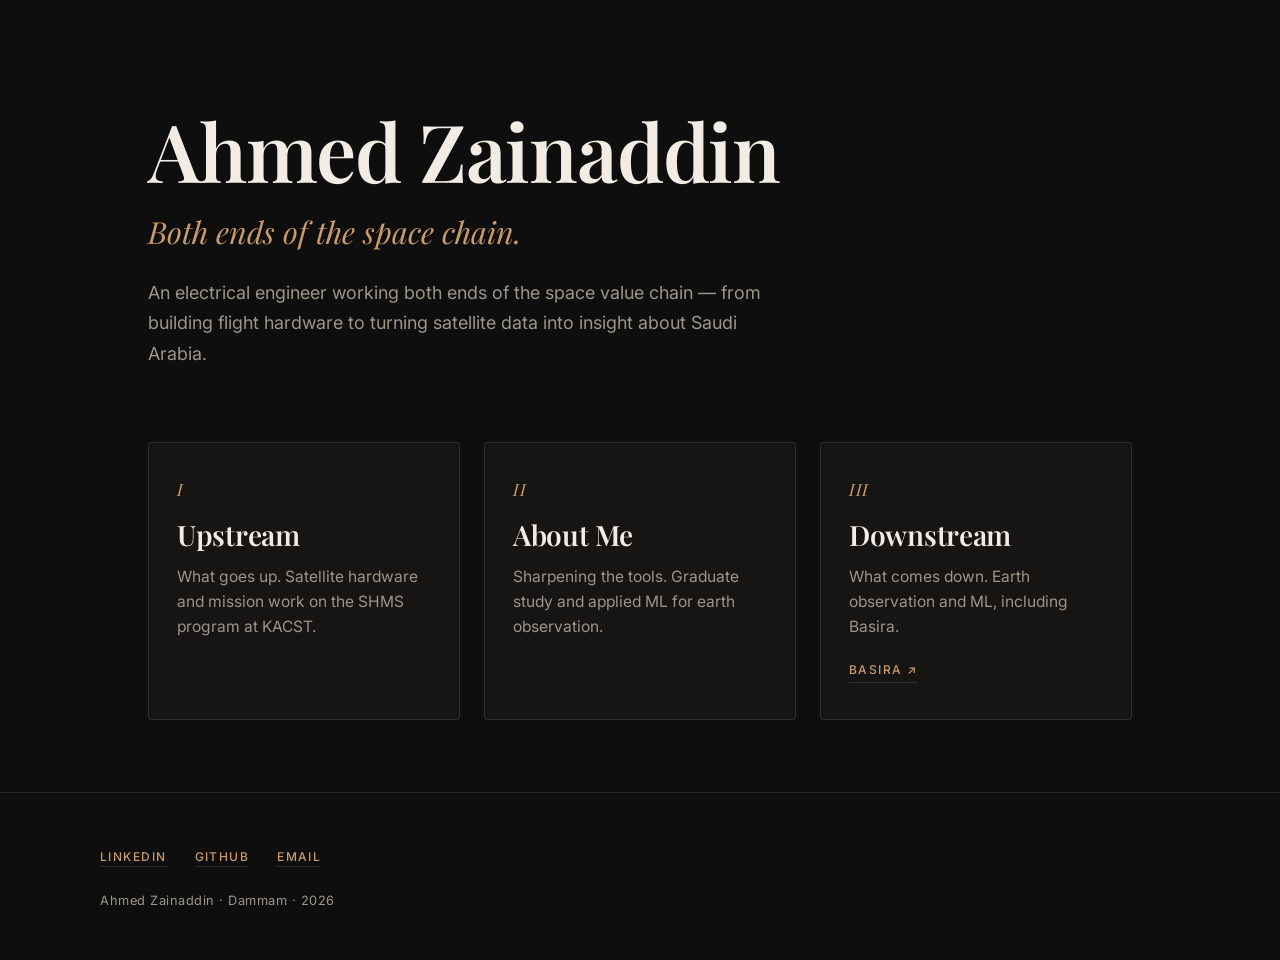
<file: index.html>
<!DOCTYPE html>
<html lang="en">
<head>
<meta charset="UTF-8">
<meta name="viewport" content="width=device-width, initial-scale=1.0">
<title>Ahmed Zainaddin</title>
<meta name="description" content="Ahmed Zainaddin — an electrical engineer working both ends of the space value chain, from building flight hardware to turning satellite data into insight about Saudi Arabia.">
<link rel="preconnect" href="https://fonts.googleapis.com">
<link rel="preconnect" href="https://fonts.gstatic.com" crossorigin>
<link href="https://fonts.googleapis.com/css2?family=Inter:wght@400;500;600;700&family=Playfair+Display:ital,wght@0,400;0,600;1,400;1,600&display=swap" rel="stylesheet">
<link rel="stylesheet" href="styles.css">
</head>
<body class="landing-body">

<main class="landing">
  <section class="hero">
    <h1 class="hero-name">Ahmed Zainaddin</h1>
    <p class="hero-tagline">Both ends of the space chain.</p>
    <p class="hero-lede">An electrical engineer working both ends of the space value chain — from building flight hardware to turning satellite data into insight about Saudi Arabia.</p>
  </section>

  <nav class="doors" aria-label="Sections">
    <article class="door">
      <span class="door-num">I</span>
      <h2 class="door-title"><a class="door-link" href="upstream.html">Upstream</a></h2>
      <p class="door-hook">What goes up. Satellite hardware and mission work on the SHMS program at KACST.</p>
    </article>

    <article class="door">
      <span class="door-num">II</span>
      <h2 class="door-title"><a class="door-link" href="academia.html">About Me</a></h2>
      <p class="door-hook">Sharpening the tools. Graduate study and applied ML for earth observation.</p>
    </article>

    <article class="door">
      <span class="door-num">III</span>
      <h2 class="door-title"><a class="door-link" href="downstream.html">Downstream</a></h2>
      <p class="door-hook">What comes down. Earth observation and ML, including Basira.</p>
      <a class="door-out" href="https://a7zain.github.io/basira/" target="_blank" rel="noopener">Basira &#8599;</a>
    </article>
  </nav>
</main>

<footer class="site-footer">
  <div class="footer-inner">
    <ul class="contact-row">
      <li><a href="#linkedin">LinkedIn</a></li>
      <li><a href="#github">GitHub</a></li>
      <li><a href="mailto:placeholder@example.com">Email</a></li>
    </ul>
    <p class="footer-line">Ahmed Zainaddin &middot; Dammam &middot; 2026</p>
  </div>
</footer>

</body>
</html>
</file>
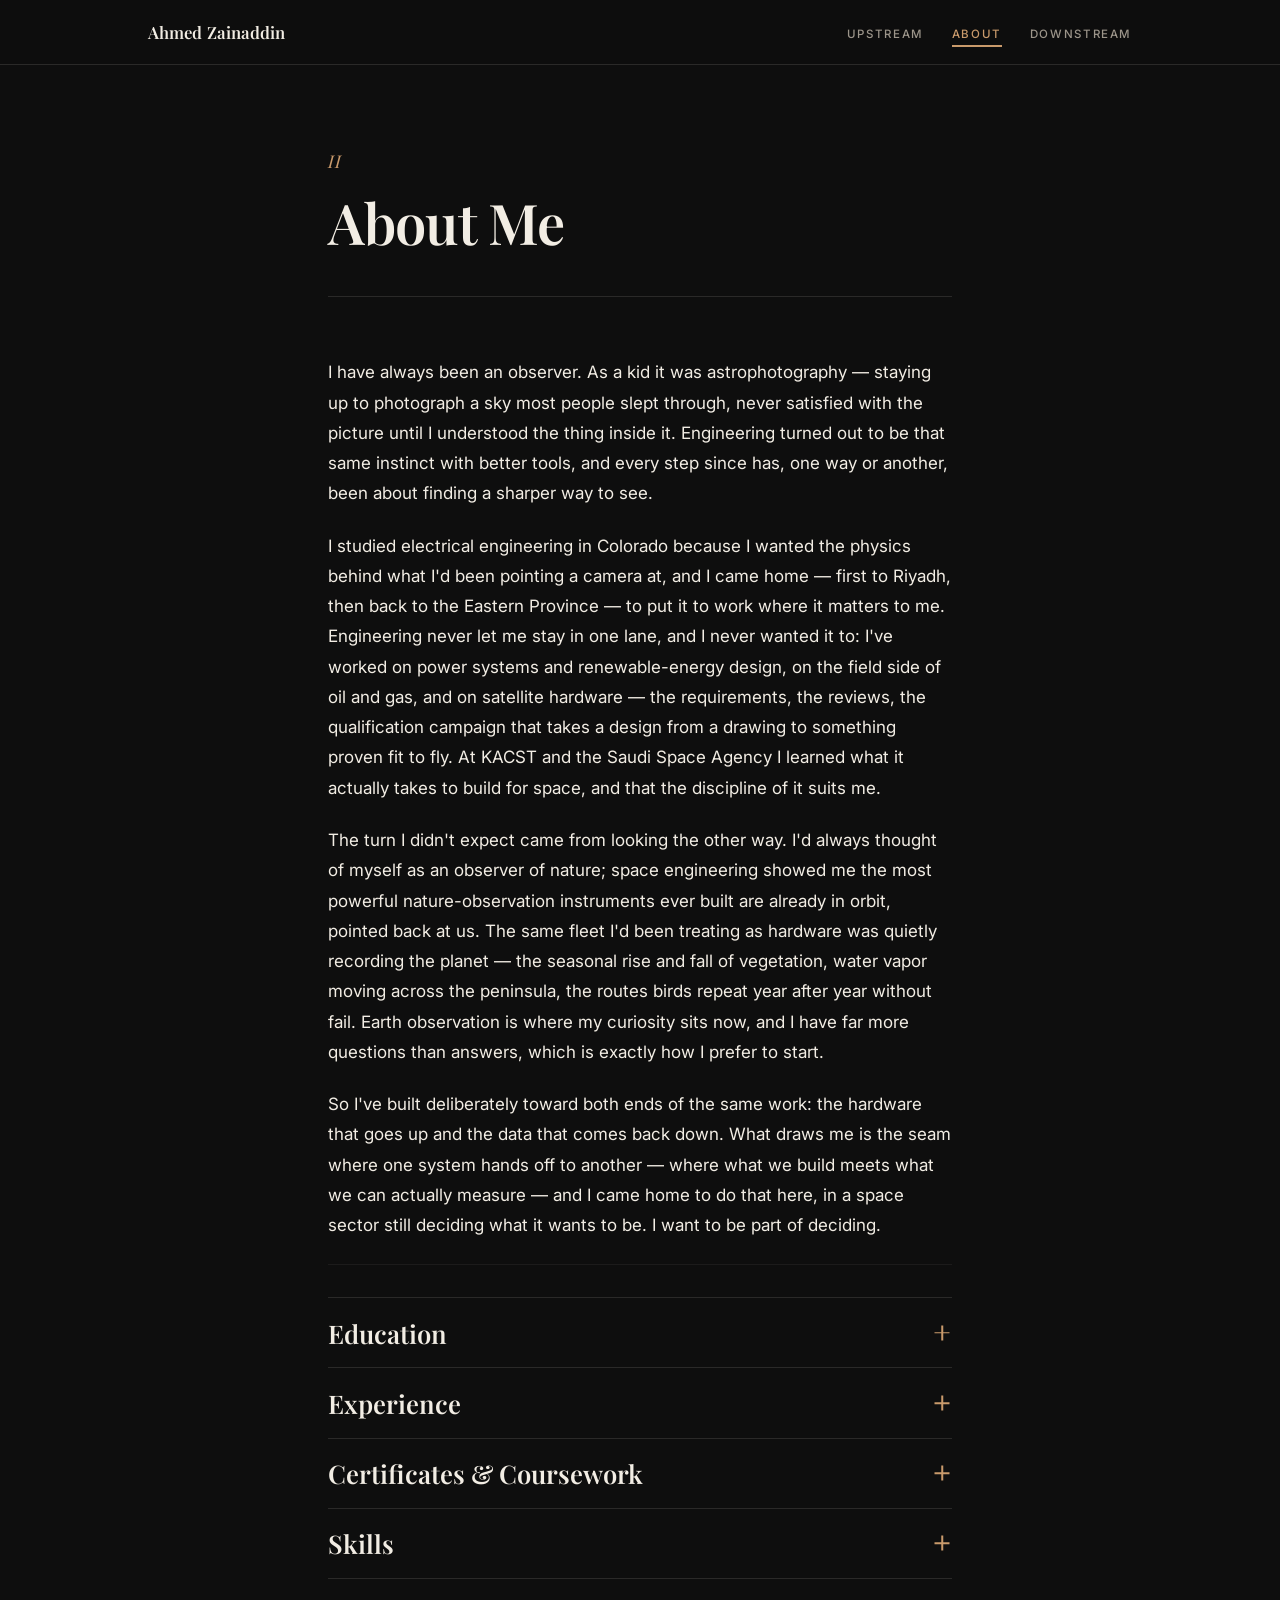
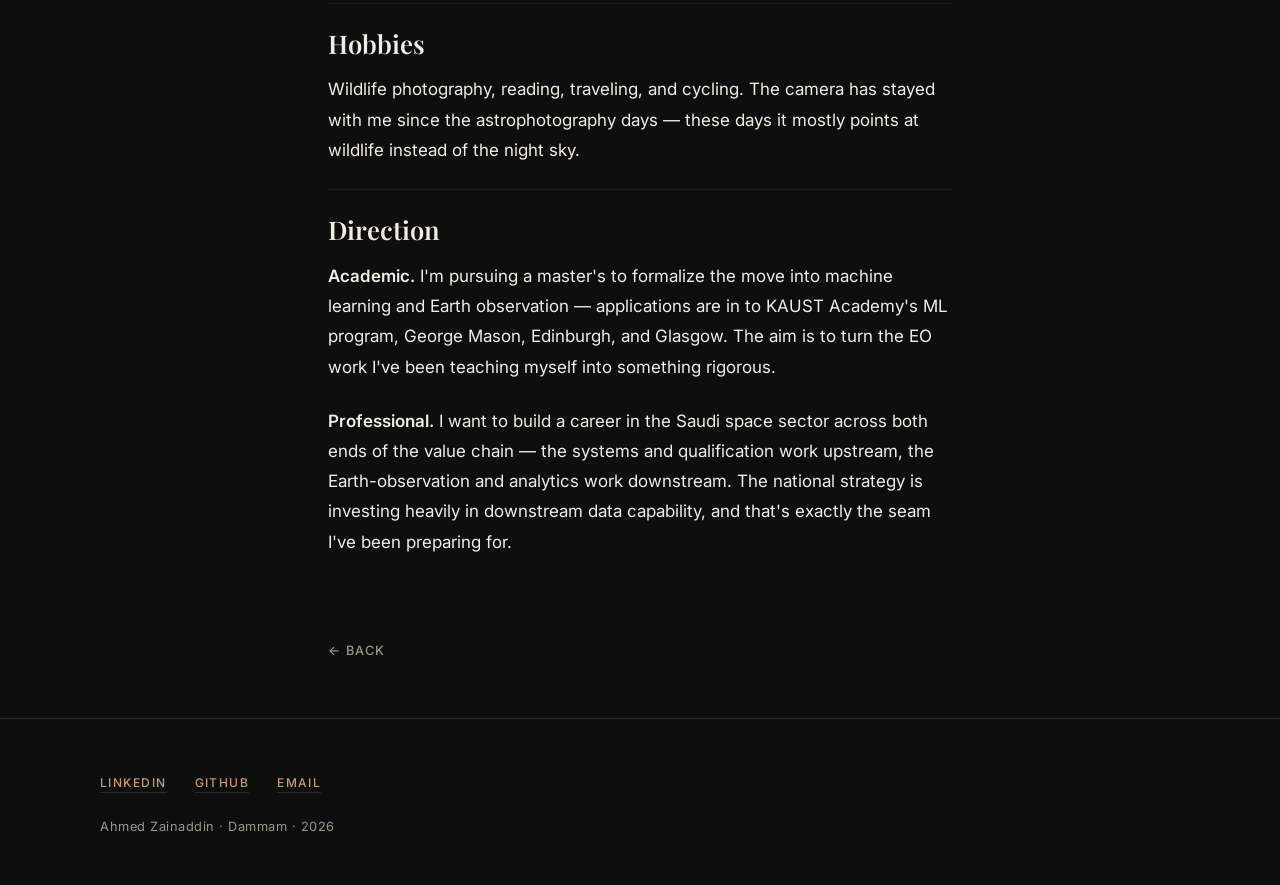
<file: academia.html>
<!DOCTYPE html>
<html lang="en">
<head>
<meta charset="UTF-8">
<meta name="viewport" content="width=device-width, initial-scale=1.0">
<title>About Me — Ahmed Zainaddin</title>
<meta name="description" content="About Me — Ahmed Zainaddin, an electrical engineer working both ends of the space value chain, from satellite hardware to Earth observation.">
<link rel="preconnect" href="https://fonts.googleapis.com">
<link rel="preconnect" href="https://fonts.gstatic.com" crossorigin>
<link href="https://fonts.googleapis.com/css2?family=Inter:wght@400;500;600;700&family=Playfair+Display:ital,wght@0,400;0,600;1,400;1,600&display=swap" rel="stylesheet">
<link rel="stylesheet" href="styles.css">
<style>
  /* ============================================================
     About page — page-scoped components (Education / Experience /
     Certificates / Skills accordion, plus content lists).
     Vanilla CSS, existing tokens only — no new palette or type
     scale. No CSS transform on any wrapping container (keeps
     position: sticky working on sibling pages).
     ============================================================ */

  /* Always-visible intro: readable measure inside the reading column. */
  .about-intro .prose { max-width: 64ch; }

  /* ---------- Accordion (editorial, not bootstrap) ---------- */
  .accordion {
    margin-top: 0.5rem;
    border-top: 1px solid var(--rule);
  }
  .acc-item { border-bottom: 1px solid var(--rule); }

  .acc-heading { margin: 0; }

  .acc-trigger {
    width: 100%;
    display: flex;
    align-items: center;
    justify-content: space-between;
    gap: 1.5rem;
    padding: 1.2rem 0;
    margin: 0;
    background: none;
    border: 0;
    cursor: pointer;
    text-align: left;
    color: var(--text);
    font-family: var(--serif);
    font-weight: 600;
    font-size: 1.6rem;
    line-height: 1.2;
    transition: color 160ms ease;
  }
  .acc-trigger:hover { color: var(--accent-hi); }

  /* +/− indicator, drawn from the accent. Collapses to a minus when open. */
  .acc-icon {
    position: relative;
    flex: none;
    width: 20px;
    height: 20px;
    color: var(--accent);
    transition: color 160ms ease;
  }
  .acc-icon::before,
  .acc-icon::after {
    content: "";
    position: absolute;
    top: 50%;
    left: 50%;
    background: currentColor;
    transition: opacity 220ms ease, transform 220ms ease;
  }
  .acc-icon::before { width: 15px; height: 1.5px; transform: translate(-50%, -50%); }
  .acc-icon::after  { width: 1.5px; height: 15px; transform: translate(-50%, -50%); }
  .acc-item.is-open .acc-icon { color: var(--accent-hi); }
  .acc-item.is-open .acc-icon::after {
    opacity: 0;
    transform: translate(-50%, -50%) rotate(-90deg);
  }

  /* Smooth height via animatable grid rows — no transform involved. */
  .acc-panel {
    display: grid;
    grid-template-rows: 0fr;
    transition: grid-template-rows 320ms ease;
  }
  .acc-item.is-open .acc-panel { grid-template-rows: 1fr; }
  .acc-panel-inner { overflow: hidden; min-height: 0; }
  .acc-panel-content { padding: 0.25rem 0 1.7rem; max-width: 64ch; }

  /* ---------- Accordion content ---------- */
  .acc-org {
    font-family: var(--sans);
    font-weight: 600;
    font-size: 1.02rem;
    line-height: 1.4;
    color: var(--text);
    margin: 0 0 0.6rem;
  }
  .edu-list {
    margin: 0;
    padding-left: 1.4rem;
    color: var(--text);
  }
  .edu-list li { margin: 0 0 0.45rem; line-height: 1.6; }
  .edu-list li:last-child { margin-bottom: 0; }
  .ph-text { color: var(--muted); font-style: italic; }

  .xp { margin: 0 0 1.9rem; }
  .xp:last-child { margin-bottom: 0; }
  .xp-role {
    font-family: var(--sans);
    font-weight: 600;
    font-size: 1.02rem;
    line-height: 1.35;
    color: var(--text);
    margin: 0 0 0.25rem;
  }
  .xp-meta {
    font-family: var(--sans);
    font-size: 0.82rem;
    letter-spacing: 0.02em;
    color: var(--accent);
    margin: 0 0 0.75rem;
  }
  .xp-points,
  .cert-list {
    margin: 0;
    padding-left: 1.2rem;
    color: var(--text);
  }
  .xp-points li,
  .cert-list li {
    margin: 0 0 0.55rem;
    line-height: 1.62;
  }
  .xp-points li:last-child,
  .cert-list li:last-child { margin-bottom: 0; }

  .cert-bucket { margin: 0 0 1.6rem; }
  .cert-bucket:last-child { margin-bottom: 0; }
  .cert-label {
    font-family: var(--sans);
    font-size: 0.68rem;
    font-weight: 600;
    letter-spacing: 0.16em;
    text-transform: uppercase;
    color: var(--muted);
    margin: 0 0 0.75rem;
  }

  .skills-list {
    list-style: none;
    margin: 0;
    padding: 0;
  }
  .skills-list li {
    margin: 0 0 0.95rem;
    line-height: 1.62;
    color: var(--muted);
  }
  .skills-list li:last-child { margin-bottom: 0; }
  .skill-cat { color: var(--text); font-weight: 600; }

  /* Direction sub-parts: bold lead-in carries "Academic." / "Professional." */
  .direction .prose p + p { margin-top: 1.4em; }

  @media (prefers-reduced-motion: reduce) {
    .acc-panel,
    .acc-icon,
    .acc-icon::before,
    .acc-icon::after { transition: none; }
  }

  @media (max-width: 720px) {
    .acc-trigger { font-size: 1.4rem; }
  }
</style>
</head>
<body>

<nav class="site-nav" aria-label="Primary">
  <div class="nav-inner">
    <a class="nav-brand" href="index.html">Ahmed Zainaddin</a>
    <ul class="nav-links">
      <li><a href="upstream.html">Upstream</a></li>
      <li><a href="academia.html" aria-current="page">About</a></li>
      <li><a href="downstream.html">Downstream</a></li>
    </ul>
  </div>
</nav>

<main class="page">

  <header class="page-head">
    <p class="page-marker">II</p>
    <h1 class="page-title">About Me</h1>
  </header>

  <section class="block about-intro">
    <div class="prose">
      <p>I have always been an observer. As a kid it was astrophotography — staying up to photograph a sky most people slept through, never satisfied with the picture until I understood the thing inside it. Engineering turned out to be that same instinct with better tools, and every step since has, one way or another, been about finding a sharper way to see.</p>
      <p>I studied electrical engineering in Colorado because I wanted the physics behind what I'd been pointing a camera at, and I came home — first to Riyadh, then back to the Eastern Province — to put it to work where it matters to me. Engineering never let me stay in one lane, and I never wanted it to: I've worked on power systems and renewable-energy design, on the field side of oil and gas, and on satellite hardware — the requirements, the reviews, the qualification campaign that takes a design from a drawing to something proven fit to fly. At KACST and the Saudi Space Agency I learned what it actually takes to build for space, and that the discipline of it suits me.</p>
      <p>The turn I didn't expect came from looking the other way. I'd always thought of myself as an observer of nature; space engineering showed me the most powerful nature-observation instruments ever built are already in orbit, pointed back at us. The same fleet I'd been treating as hardware was quietly recording the planet — the seasonal rise and fall of vegetation, water vapor moving across the peninsula, the routes birds repeat year after year without fail. Earth observation is where my curiosity sits now, and I have far more questions than answers, which is exactly how I prefer to start.</p>
      <p>So I've built deliberately toward both ends of the same work: the hardware that goes up and the data that comes back down. What draws me is the seam where one system hands off to another — where what we build meets what we can actually measure — and I came home to do that here, in a space sector still deciding what it wants to be. I want to be part of deciding.</p>
    </div>
  </section>

  <section class="block" aria-label="Background detail">
    <div class="accordion">

      <div class="acc-item">
        <h2 class="acc-heading">
          <button class="acc-trigger" id="acc-trigger-education" aria-expanded="false" aria-controls="acc-panel-education">
            <span class="acc-label">Education</span>
            <span class="acc-icon" aria-hidden="true"></span>
          </button>
        </h2>
        <div class="acc-panel" id="acc-panel-education" role="region" aria-labelledby="acc-trigger-education">
          <div class="acc-panel-inner">
            <div class="acc-panel-content">
              <p class="acc-org">University of Colorado Boulder</p>
              <ol class="edu-list">
                <li>B.S. Electrical Engineering — <span class="ph-text">(projects to be added)</span></li>
                <li>Minor in Engineering Management — <span class="ph-text">(projects to be added)</span></li>
              </ol>
            </div>
          </div>
        </div>
      </div>

      <div class="acc-item">
        <h2 class="acc-heading">
          <button class="acc-trigger" id="acc-trigger-experience" aria-expanded="false" aria-controls="acc-panel-experience">
            <span class="acc-label">Experience</span>
            <span class="acc-icon" aria-hidden="true"></span>
          </button>
        </h2>
        <div class="acc-panel" id="acc-panel-experience" role="region" aria-labelledby="acc-trigger-experience">
          <div class="acc-panel-inner">
            <div class="acc-panel-content">
              <article class="xp">
                <h3 class="xp-role">KACST &amp; Saudi Space Agency — Space Technologies Program</h3>
                <p class="xp-meta">Riyadh · Aug 2025 – Jan 2026</p>
                <ul class="xp-points">
                  <li>Three-month COOP at KACST, then carried over as the sole trainee for a two-month technical program at the SSA</li>
                  <li>Satellite systems engineering: system-level requirements and review documentation (MDR / PDR / CDR)</li>
                  <li>Communications/RF: subsystem testing, RF-chain performance evaluation, OBC, and comms documentation</li>
                  <li>SHMS qualification campaign: worked the qualification model end to end — assembly, integration, functional checks, and environmental testing (RF/EMC on Rohde &amp; Schwarz, vibration on Data Physics SignalForce)</li>
                </ul>
              </article>
              <article class="xp">
                <h3 class="xp-role">Electrical Engineer — Hamed Alotaibi Company</h3>
                <p class="xp-meta">Oil &amp; Gas · Eastern Province · Jan 2026 – Present</p>
                <ul class="xp-points">
                  <li>Inspection and maintenance of electrical systems and power distribution; findings documented in technical reports</li>
                  <li>Systems-design and facility-management drawings in AutoCAD</li>
                  <li>Safety/QA coordination toward Saudi Civil Defence certification</li>
                </ul>
              </article>
            </div>
          </div>
        </div>
      </div>

      <div class="acc-item">
        <h2 class="acc-heading">
          <button class="acc-trigger" id="acc-trigger-certificates" aria-expanded="false" aria-controls="acc-panel-certificates">
            <span class="acc-label">Certificates &amp; Coursework</span>
            <span class="acc-icon" aria-hidden="true"></span>
          </button>
        </h2>
        <div class="acc-panel" id="acc-panel-certificates" role="region" aria-labelledby="acc-trigger-certificates">
          <div class="acc-panel-inner">
            <div class="acc-panel-content">
              <div class="cert-bucket">
                <p class="cert-label">Earned</p>
                <ul class="cert-list">
                  <li>Google Cybersecurity Professional Certificate — cybersecurity fundamentals, network security, and Python across the security workflow.</li>
                  <li>NASA ARSET — Applied Remote Sensing Training: Fundamentals of Remote Sensing · Hyperspectral Data for Land and Coastal Systems · Developing Sustainable Earth Science Applications.</li>
                  <li>KACST / SSA Space Technologies Program — completion of the COOP + SSA technical program (detailed under Experience).</li>
                </ul>
              </div>
              <div class="cert-bucket">
                <p class="cert-label">In progress</p>
                <ul class="cert-list">
                  <li>Machine Learning, self-study toward the EO/ML pivot — Andrew Ng's Machine Learning Specialization (Course 1 underway) alongside the book "Why Machines Learn". Building the ML foundation deliberately, ahead of graduate study.</li>
                </ul>
              </div>
            </div>
          </div>
        </div>
      </div>

      <div class="acc-item">
        <h2 class="acc-heading">
          <button class="acc-trigger" id="acc-trigger-skills" aria-expanded="false" aria-controls="acc-panel-skills">
            <span class="acc-label">Skills</span>
            <span class="acc-icon" aria-hidden="true"></span>
          </button>
        </h2>
        <div class="acc-panel" id="acc-panel-skills" role="region" aria-labelledby="acc-trigger-skills">
          <div class="acc-panel-inner">
            <div class="acc-panel-content">
              <ul class="skills-list">
                <li><span class="skill-cat">Systems &amp; spacecraft engineering</span> — requirements and verification, interface definition (ICDs), design reviews (MDR / PDR / CDR), assembly · integration · test, environmental qualification (thermal-vacuum, vibration, EMC)</li>
                <li><span class="skill-cat">RF &amp; communications</span> — RF-chain testing and performance evaluation, EMC test, link analysis</li>
                <li><span class="skill-cat">Earth observation &amp; data</span> — Google Earth Engine, remote-sensing workflows, satellite-imagery analysis, Python</li>
                <li><span class="skill-cat">Power &amp; electronics</span> — power systems and distribution, renewable-energy modeling (HOMER Pro), PCB design, embedded systems, prototyping (soldering, 3D printing, laser cutting)</li>
                <li><span class="skill-cat">Tools</span> — Python · C/C++ · MATLAB · Altium · AutoCAD · STK / GMAT</li>
                <li><span class="skill-cat">Languages</span> — English · Arabic · basic Italian</li>
              </ul>
            </div>
          </div>
        </div>
      </div>

    </div>
  </section>

  <section class="block">
    <h2 class="block-title">Hobbies</h2>
    <div class="prose">
      <p>Wildlife photography, reading, traveling, and cycling. The camera has stayed with me since the astrophotography days — these days it mostly points at wildlife instead of the night sky.</p>
    </div>
  </section>

  <section class="block direction">
    <h2 class="block-title">Direction</h2>
    <div class="prose">
      <p><strong>Academic.</strong> I'm pursuing a master's to formalize the move into machine learning and Earth observation — applications are in to KAUST Academy's ML program, George Mason, Edinburgh, and Glasgow. The aim is to turn the EO work I've been teaching myself into something rigorous.</p>
      <p><strong>Professional.</strong> I want to build a career in the Saudi space sector across both ends of the value chain — the systems and qualification work upstream, the Earth-observation and analytics work downstream. The national strategy is investing heavily in downstream data capability, and that's exactly the seam I've been preparing for.</p>
    </div>
  </section>

  <p class="back-link"><a href="index.html">&larr; Back</a></p>
</main>

<footer class="site-footer">
  <div class="footer-inner">
    <ul class="contact-row">
      <li><a href="#linkedin">LinkedIn</a></li>
      <li><a href="#github">GitHub</a></li>
      <li><a href="mailto:placeholder@example.com">Email</a></li>
    </ul>
    <p class="footer-line">Ahmed Zainaddin &middot; Dammam &middot; 2026</p>
  </div>
</footer>

<script>
(function () {
  var triggers = document.querySelectorAll('.acc-trigger');
  Array.prototype.forEach.call(triggers, function (btn) {
    btn.addEventListener('click', function () {
      var item = btn.closest('.acc-item');
      var open = btn.getAttribute('aria-expanded') === 'true';
      btn.setAttribute('aria-expanded', open ? 'false' : 'true');
      if (item) item.classList.toggle('is-open', !open);
    });
  });
})();
</script>

</body>
</html>
</file>
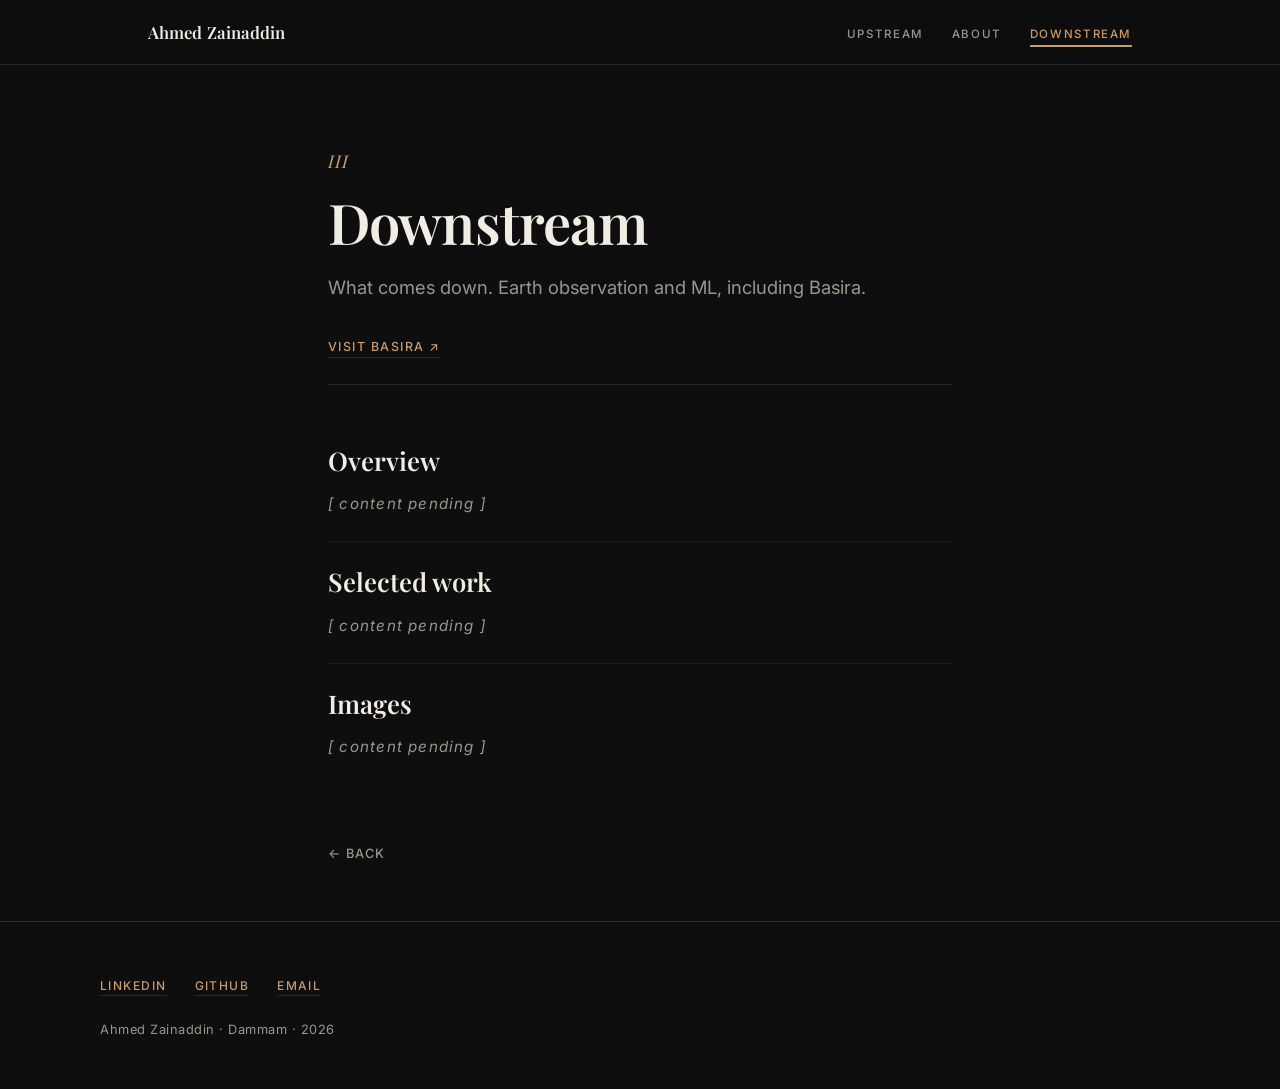
<file: downstream.html>
<!DOCTYPE html>
<html lang="en">
<head>
<meta charset="UTF-8">
<meta name="viewport" content="width=device-width, initial-scale=1.0">
<title>Downstream — Ahmed Zainaddin</title>
<meta name="description" content="Downstream — earth observation and machine learning, including Basira, satellite change monitoring for Saudi Arabia.">
<link rel="preconnect" href="https://fonts.googleapis.com">
<link rel="preconnect" href="https://fonts.gstatic.com" crossorigin>
<link href="https://fonts.googleapis.com/css2?family=Inter:wght@400;500;600;700&family=Playfair+Display:ital,wght@0,400;0,600;1,400;1,600&display=swap" rel="stylesheet">
<link rel="stylesheet" href="styles.css">
</head>
<body>

<nav class="site-nav" aria-label="Primary">
  <div class="nav-inner">
    <a class="nav-brand" href="index.html">Ahmed Zainaddin</a>
    <ul class="nav-links">
      <li><a href="upstream.html">Upstream</a></li>
      <li><a href="academia.html">About</a></li>
      <li><a href="downstream.html" aria-current="page">Downstream</a></li>
    </ul>
  </div>
</nav>

<main class="page">
  <header class="page-head">
    <p class="page-marker">III</p>
    <h1 class="page-title">Downstream</h1>
    <p class="page-standfirst">What comes down. Earth observation and ML, including Basira.</p>
    <p class="page-out"><a href="https://a7zain.github.io/basira/" target="_blank" rel="noopener">Visit Basira &#8599;</a></p>
  </header>

  <section class="block">
    <h2 class="block-title">Overview</h2>
    <p class="placeholder">[ content pending ]</p>
  </section>

  <section class="block">
    <h2 class="block-title">Selected work</h2>
    <p class="placeholder">[ content pending ]</p>
  </section>

  <section class="block">
    <h2 class="block-title">Images</h2>
    <p class="placeholder">[ content pending ]</p>
  </section>

  <p class="back-link"><a href="index.html">&larr; Back</a></p>
</main>

<footer class="site-footer">
  <div class="footer-inner">
    <ul class="contact-row">
      <li><a href="#linkedin">LinkedIn</a></li>
      <li><a href="#github">GitHub</a></li>
      <li><a href="mailto:placeholder@example.com">Email</a></li>
    </ul>
    <p class="footer-line">Ahmed Zainaddin &middot; Dammam &middot; 2026</p>
  </div>
</footer>

</body>
</html>
</file>
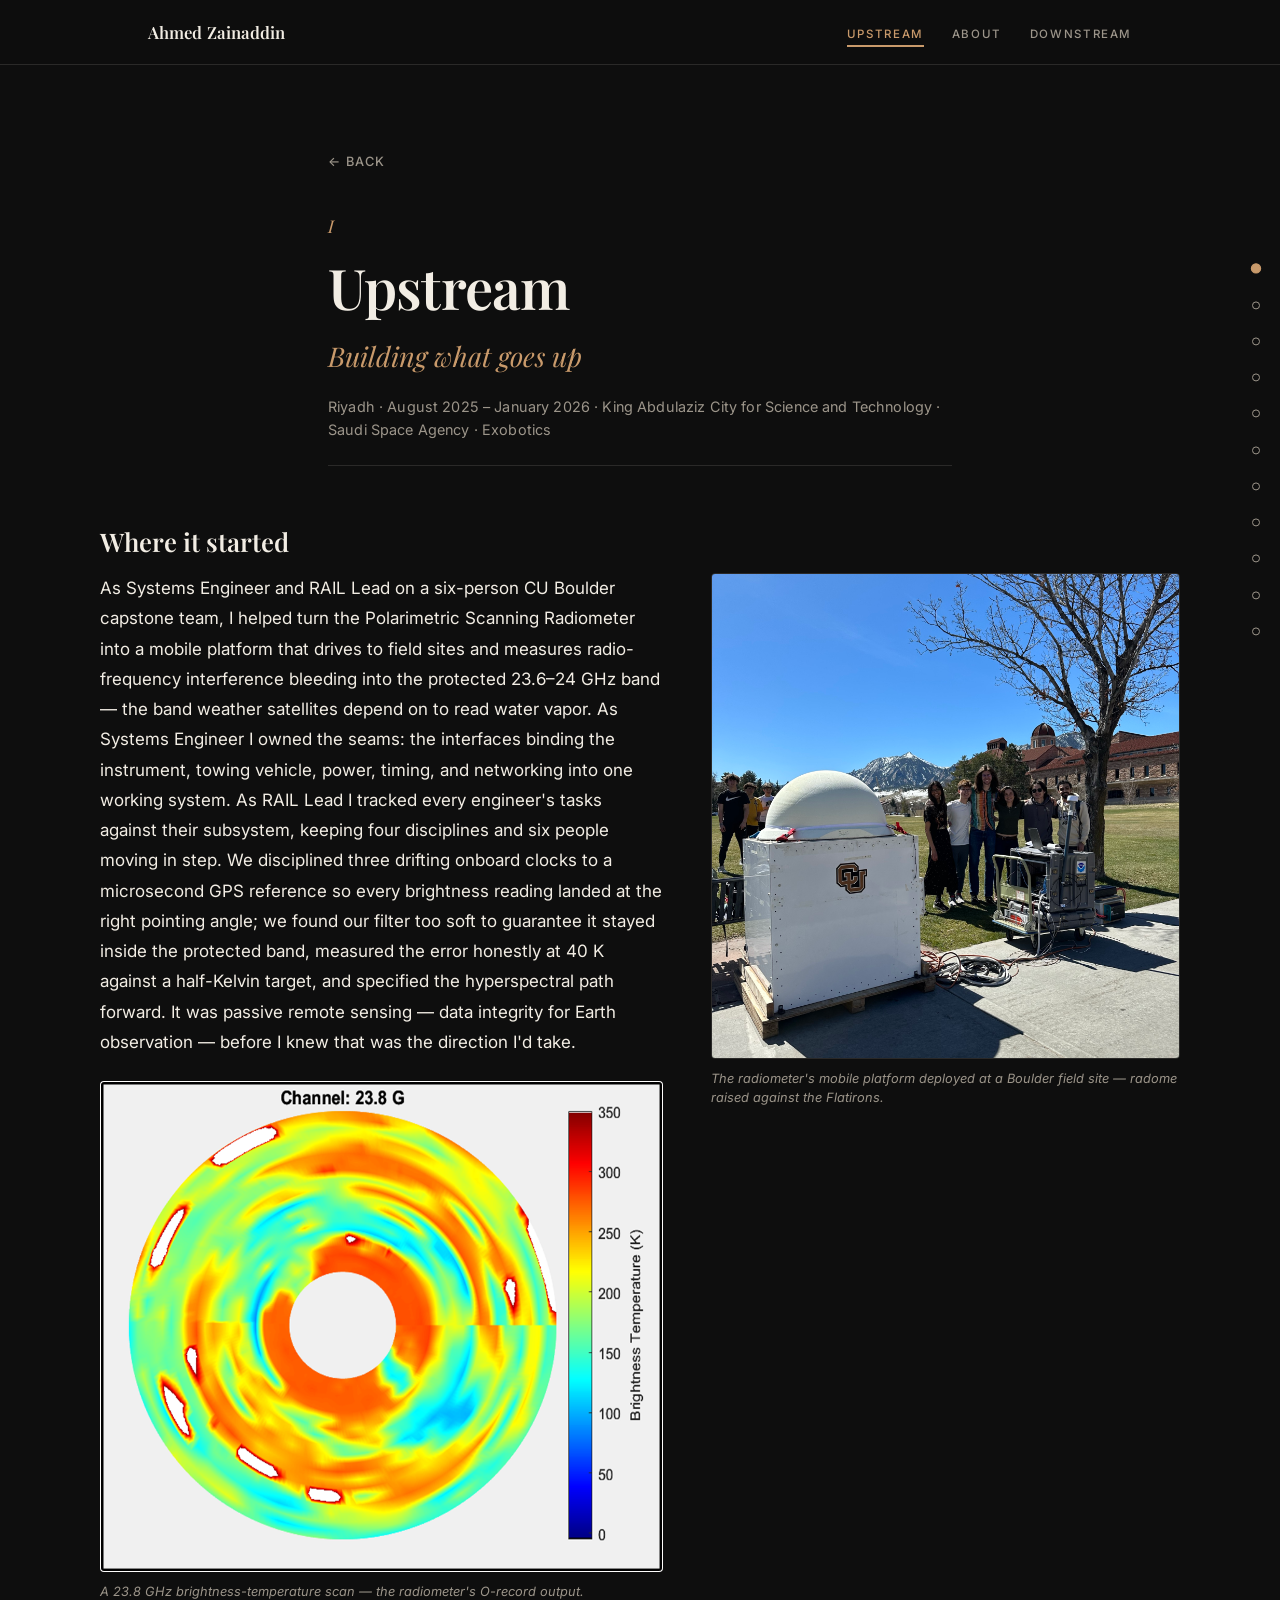
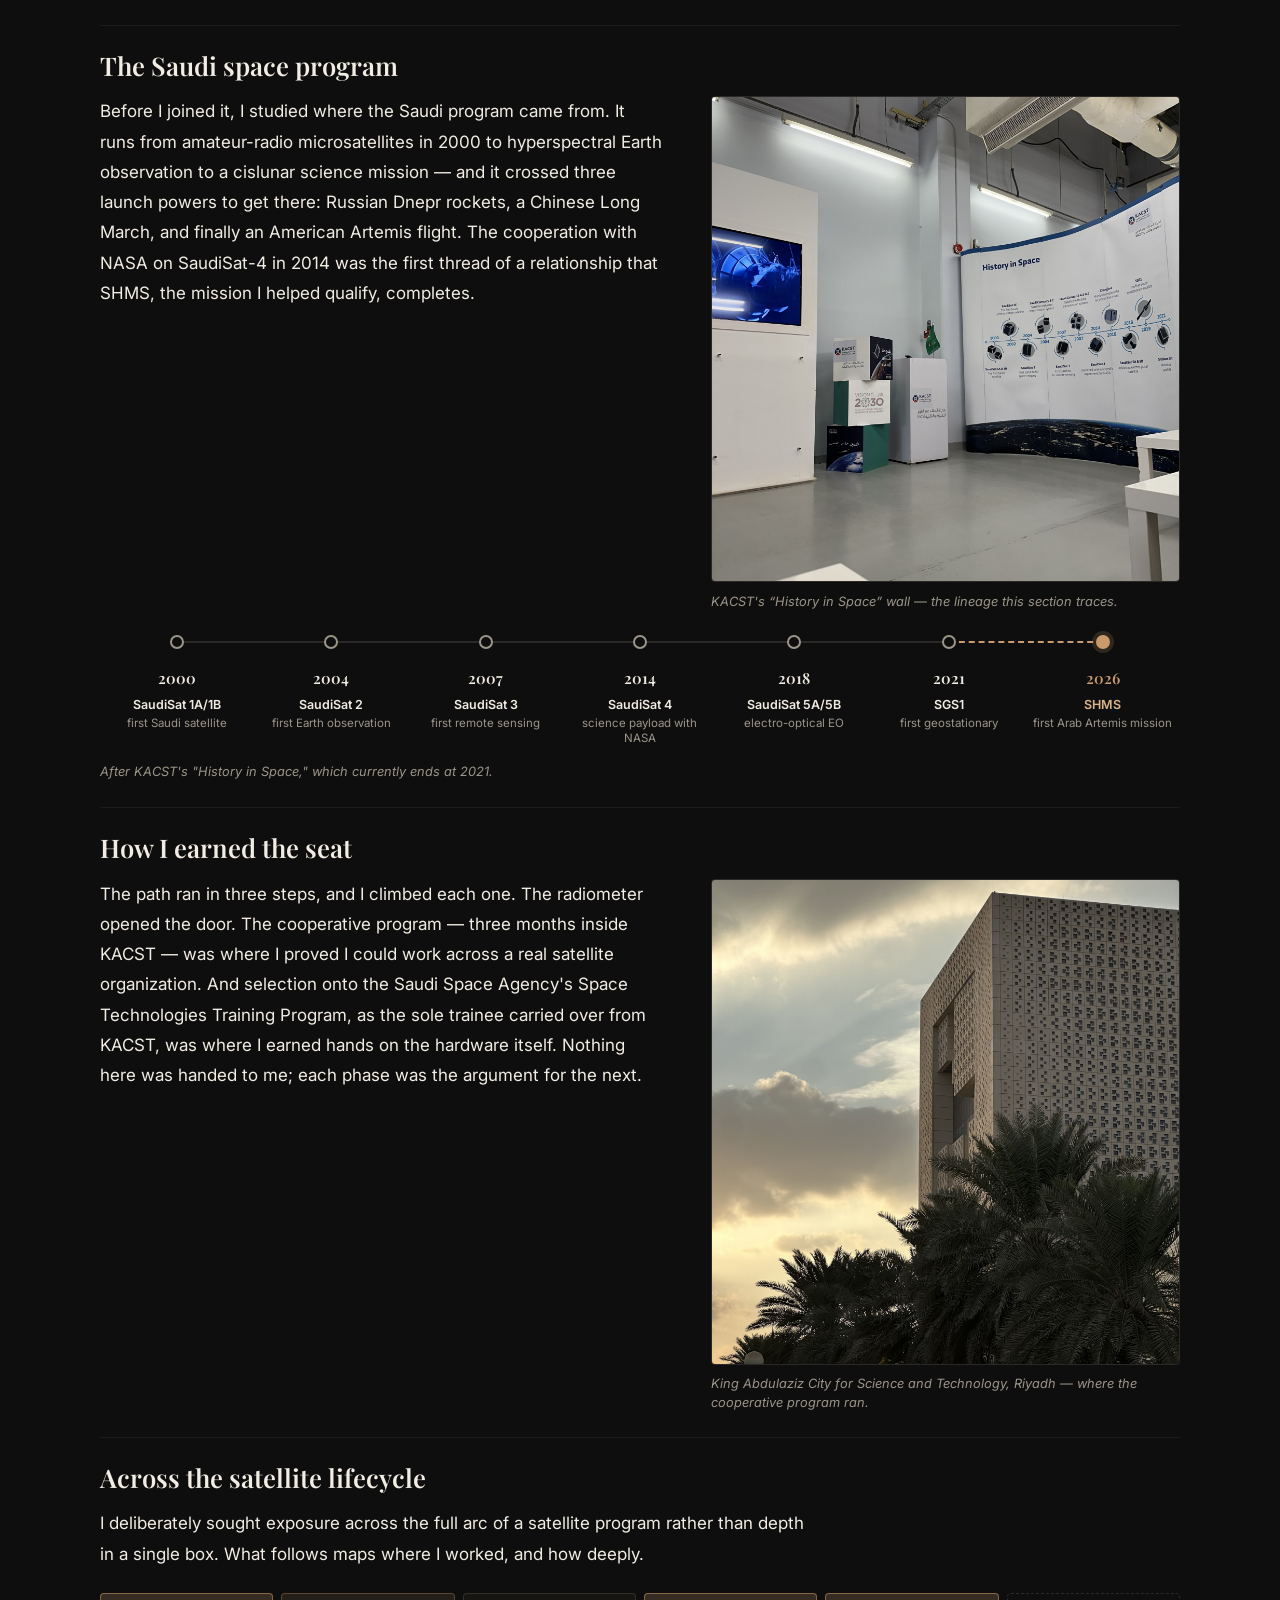
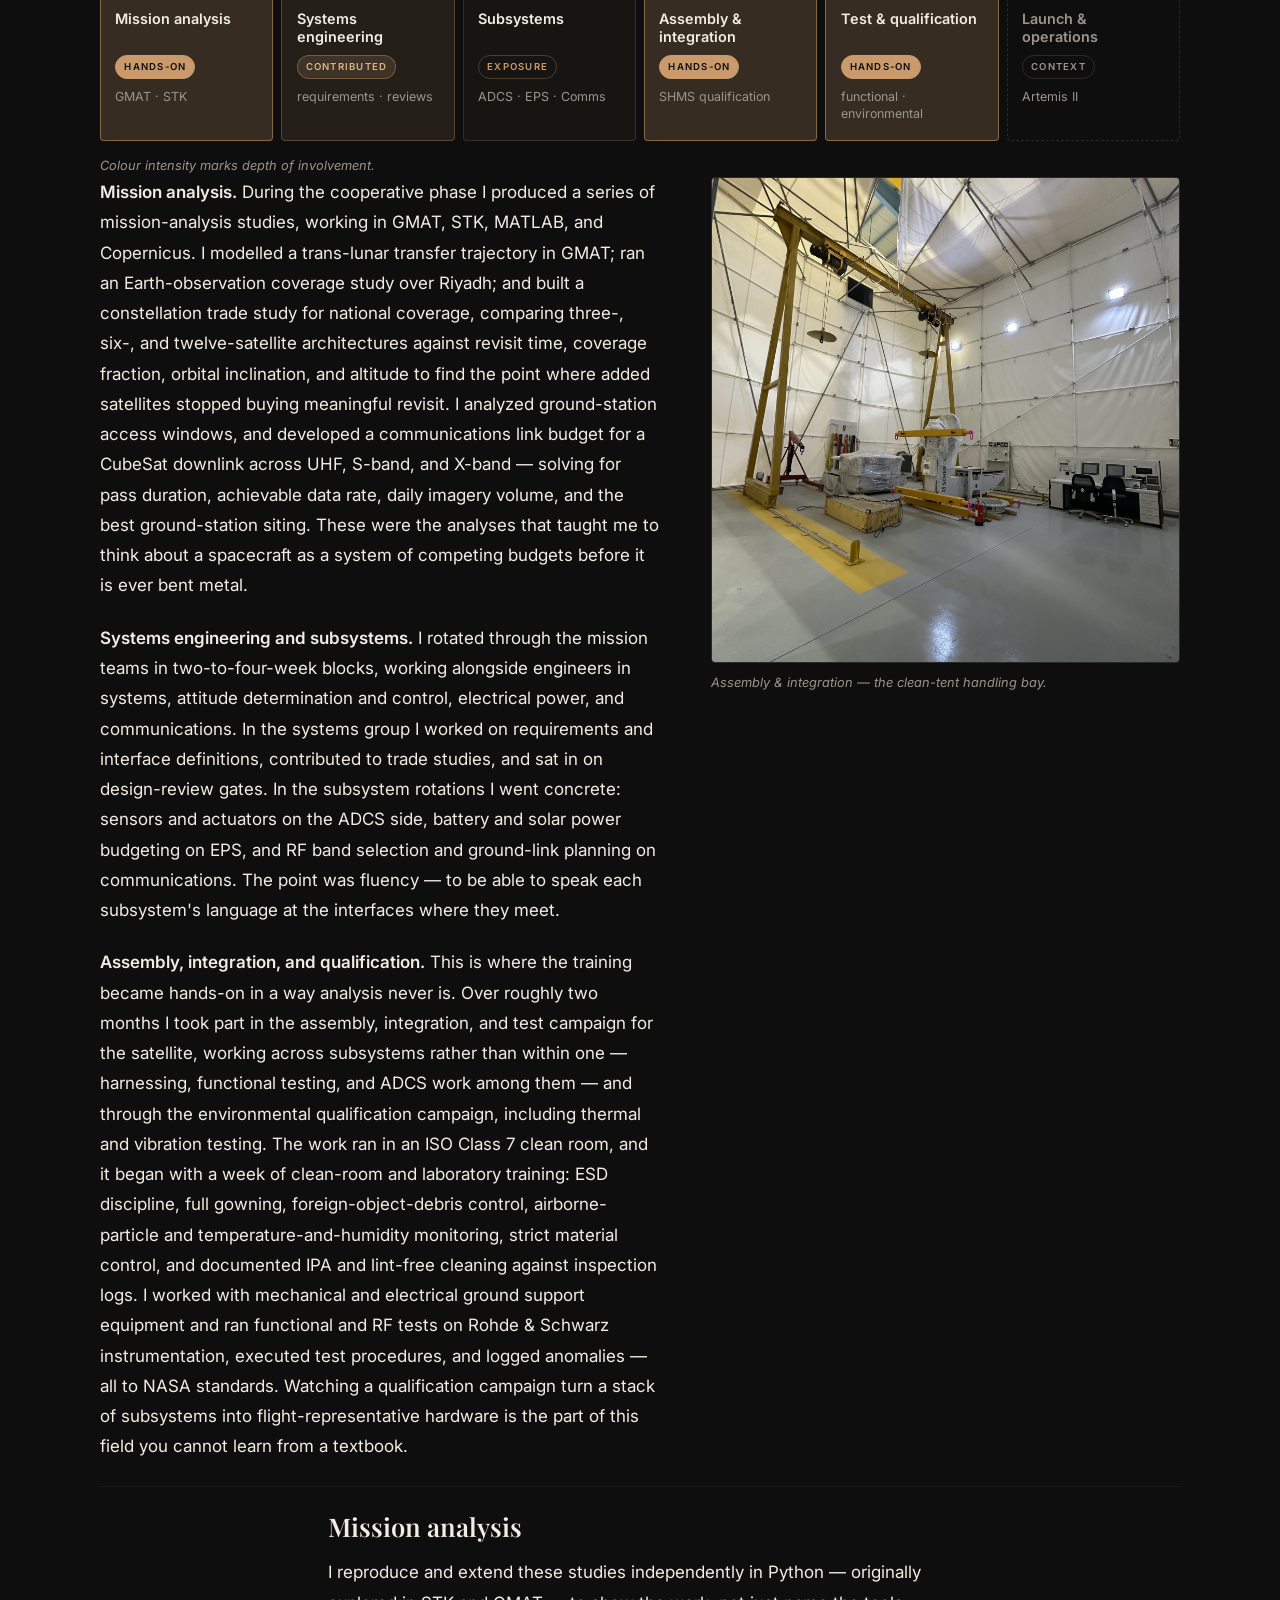
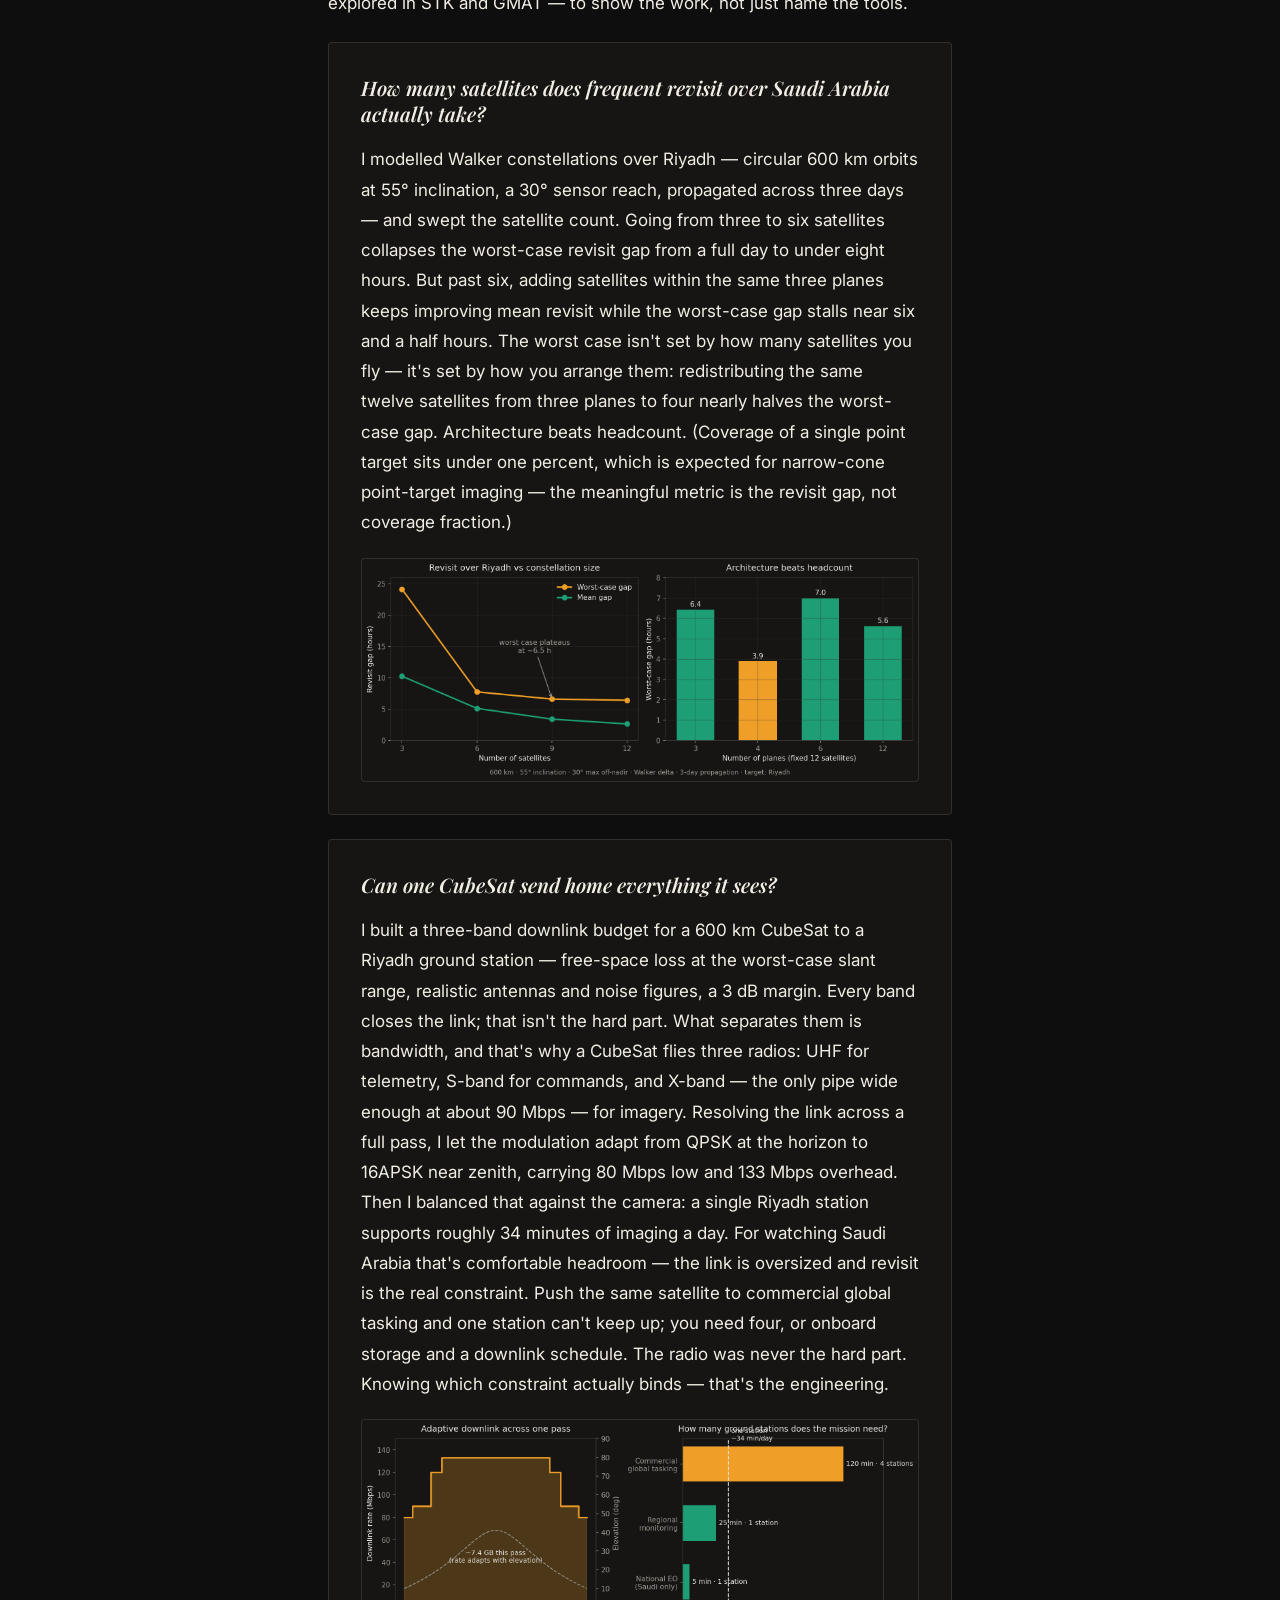
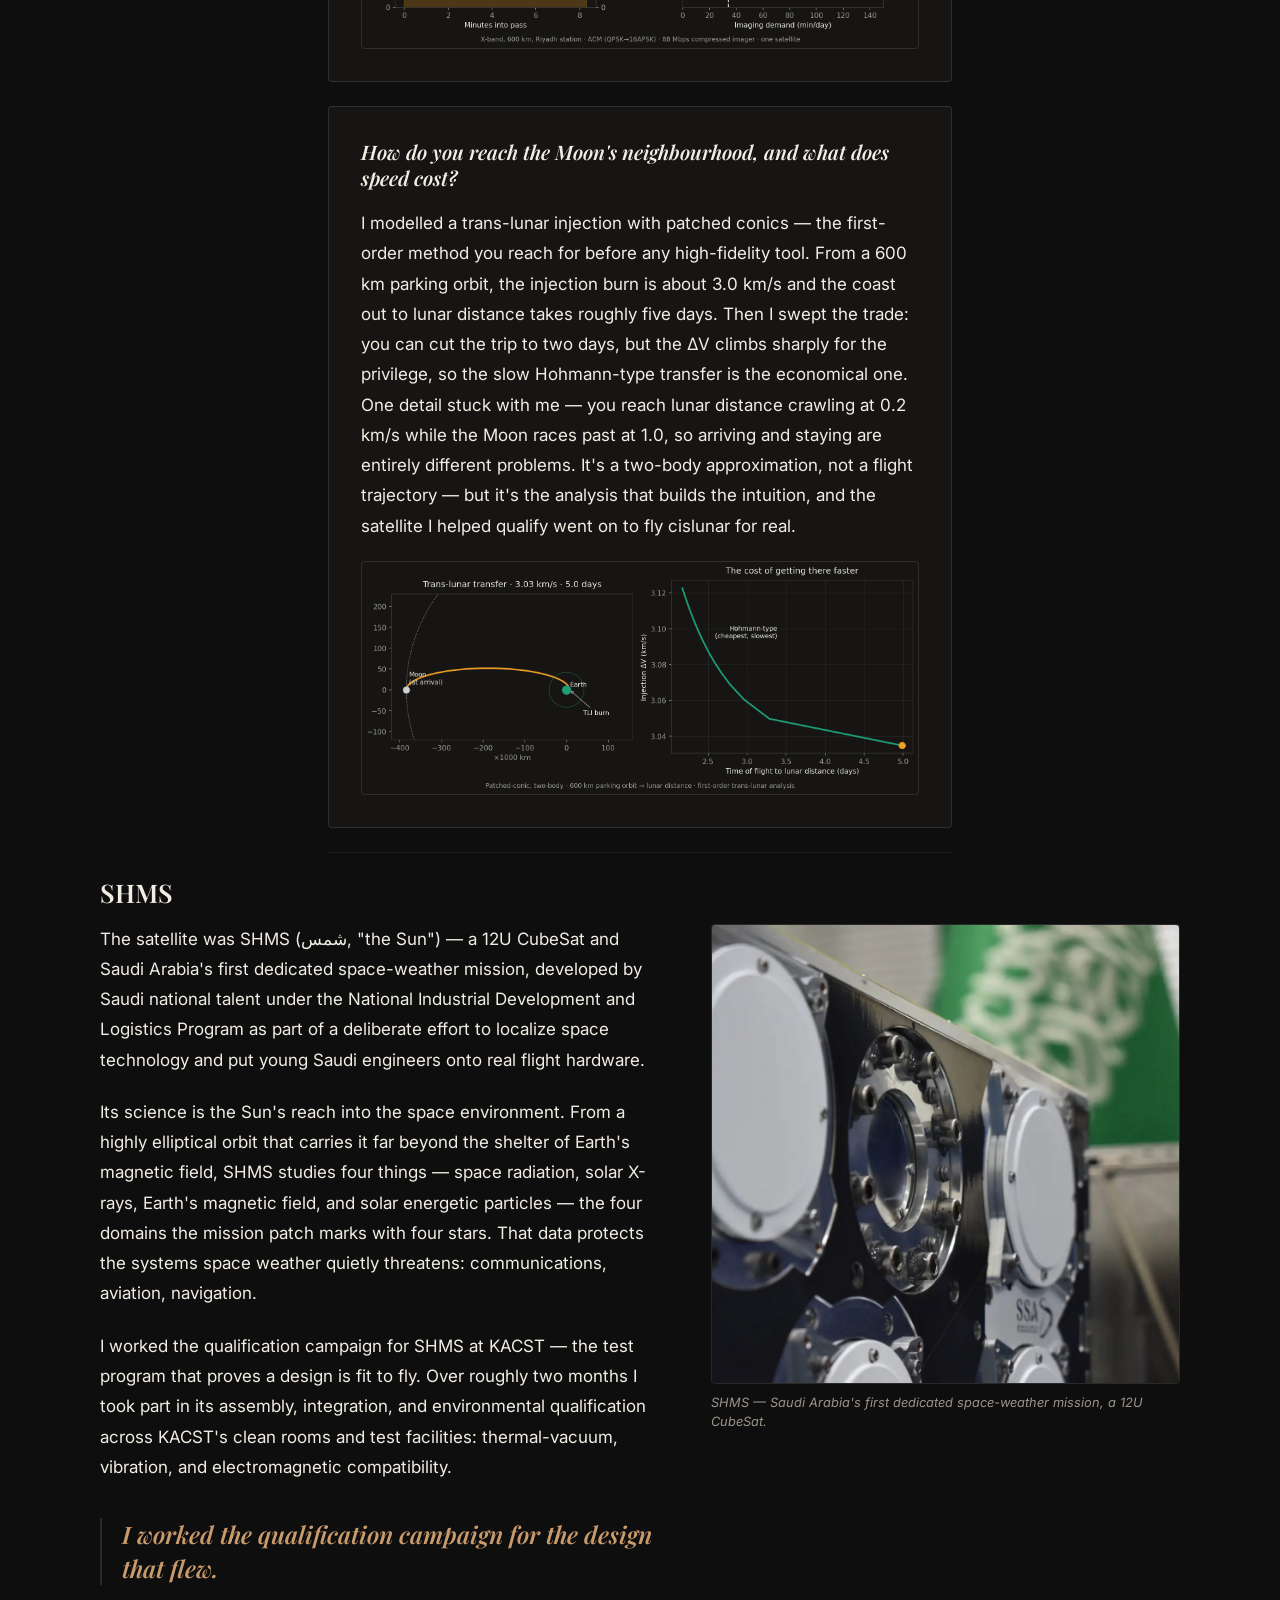
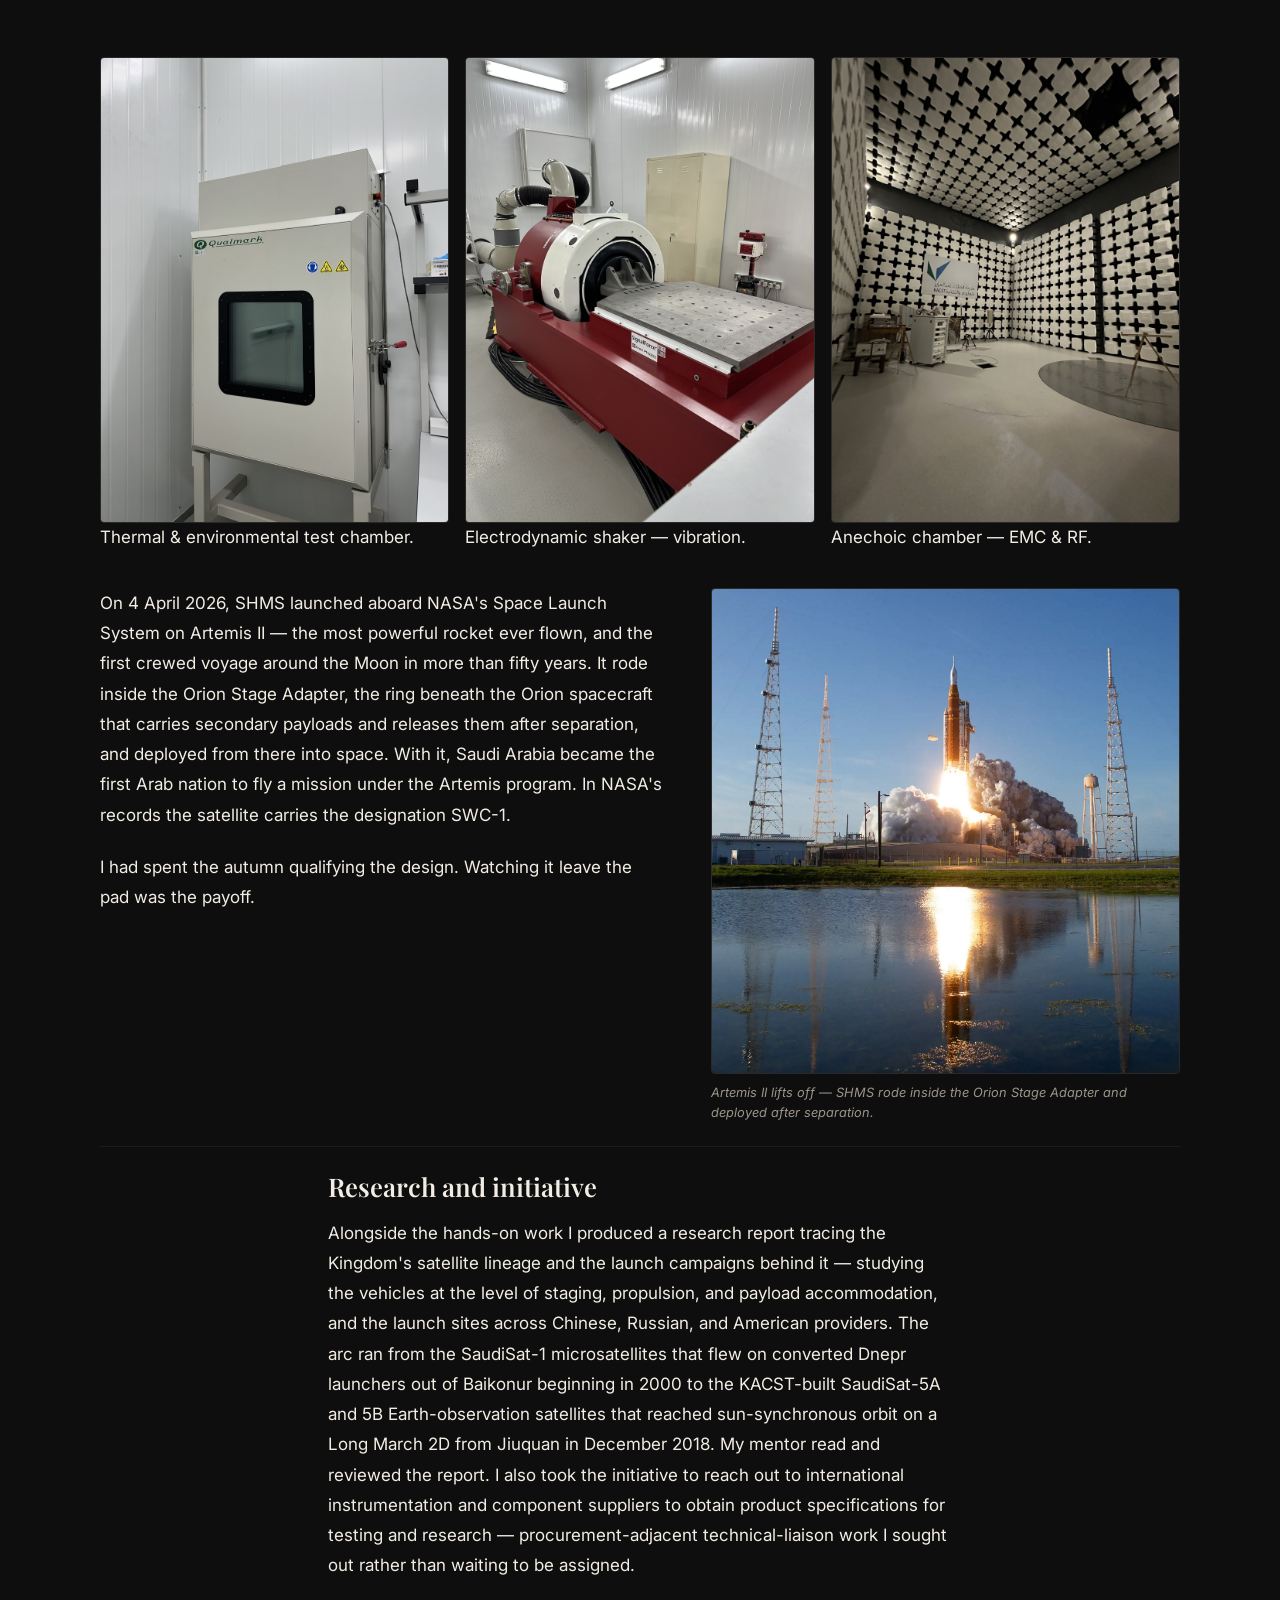
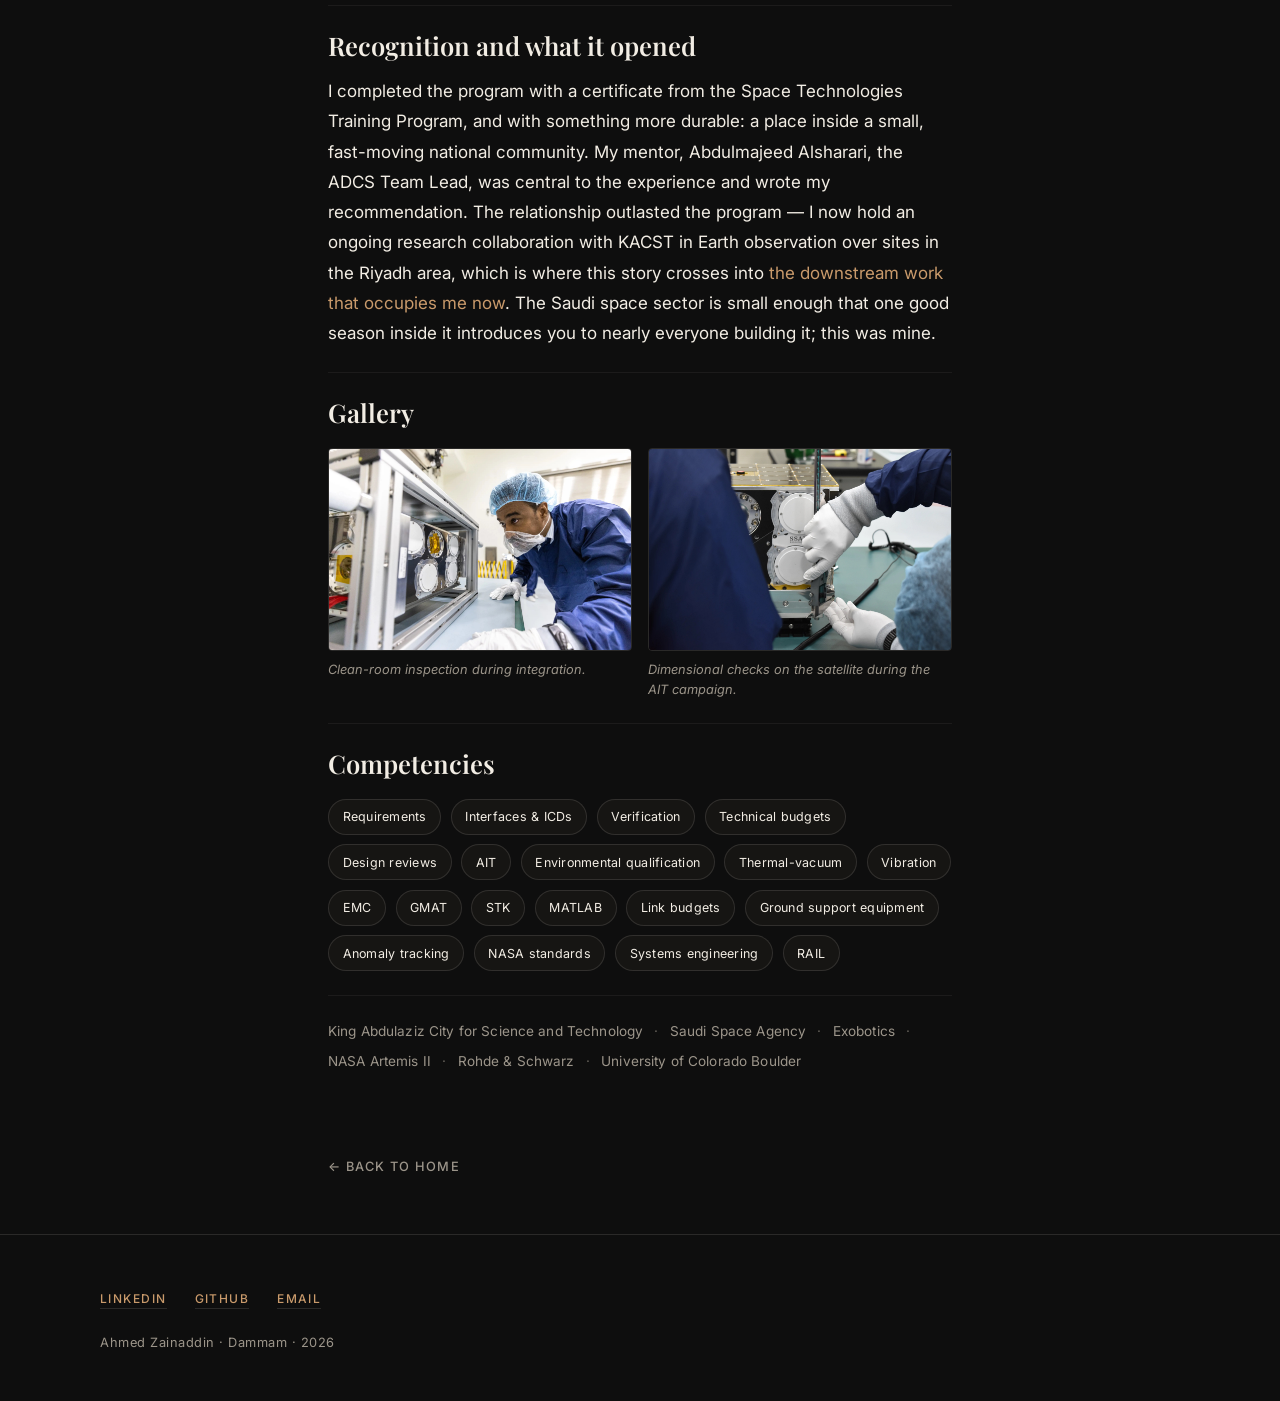
<file: upstream.html>
<!DOCTYPE html>
<html lang="en">
<head>
<meta charset="UTF-8">
<meta name="viewport" content="width=device-width, initial-scale=1.0">
<title>Upstream — Ahmed Zainaddin</title>
<meta name="description" content="Upstream — satellite hardware and mission work in Riyadh with King Abdulaziz City for Science and Technology, the Saudi Space Agency, and Exobotics.">
<link rel="preconnect" href="https://fonts.googleapis.com">
<link rel="preconnect" href="https://fonts.gstatic.com" crossorigin>
<link href="https://fonts.googleapis.com/css2?family=Inter:wght@400;500;600;700&family=Playfair+Display:ital,wght@0,400;0,600;1,400;1,600&display=swap" rel="stylesheet">
<link rel="stylesheet" href="styles.css">
</head>
<body>

<nav class="site-nav" aria-label="Primary">
  <div class="nav-inner">
    <a class="nav-brand" href="index.html">Ahmed Zainaddin</a>
    <ul class="nav-links">
      <li><a href="upstream.html" aria-current="page">Upstream</a></li>
      <li><a href="academia.html">About</a></li>
      <li><a href="downstream.html">Downstream</a></li>
    </ul>
  </div>
</nav>

<main class="page">

  <p class="back-link back-link--top"><a href="index.html">&larr; Back</a></p>

  <header class="page-head">
    <p class="page-marker">I</p>
    <h1 class="page-title">Upstream</h1>
    <p class="page-tagline">Building what goes up</p>
    <p class="page-meta">Riyadh &middot; August 2025 – January 2026 &middot; King Abdulaziz City for Science and Technology &middot; Saudi Space Agency &middot; Exobotics</p>
  </header>

  <section id="origin" class="block block--split">
    <h2 class="block-title">Where it started</h2>
    <div class="split">
    <figure class="photo split__media">
      <img src="assets/Upstream/radiometer-field.jpg" alt="The radiometer's mobile platform deployed at a Boulder field site — radome raised against the Flatirons." loading="lazy">
      <figcaption>The radiometer's mobile platform deployed at a Boulder field site — radome raised against the Flatirons.</figcaption>
    </figure>
    <div class="split__text">
    <div class="prose">
      <p>As Systems Engineer and RAIL Lead on a six-person CU Boulder capstone team, I helped turn the Polarimetric Scanning Radiometer into a mobile platform that drives to field sites and measures radio-frequency interference bleeding into the protected 23.6–24 GHz band — the band weather satellites depend on to read water vapor. As Systems Engineer I owned the seams: the interfaces binding the instrument, towing vehicle, power, timing, and networking into one working system. As RAIL Lead I tracked every engineer's tasks against their subsystem, keeping four disciplines and six people moving in step. We disciplined three drifting onboard clocks to a microsecond GPS reference so every brightness reading landed at the right pointing angle; we found our filter too soft to guarantee it stayed inside the protected band, measured the error honestly at 40 K against a half-Kelvin target, and specified the hyperspectral path forward. It was passive remote sensing — data integrity for Earth observation — before I knew that was the direction I'd take.</p>
    </div>
    <figure class="figure figure--plate">
      <img src="assets/orecord.png" alt="Radiometer brightness-temperature scan at 23.8 GHz." loading="lazy">
      <figcaption>A 23.8 GHz brightness-temperature scan — the radiometer's O-record output.</figcaption>
    </figure>
    </div>
    </div>
  </section>

  <section id="background" class="block block--split">
    <h2 class="block-title">The Saudi space program</h2>
    <div class="split">
    <figure class="photo split__media">
      <img src="assets/Upstream/kacst-history-wall.jpg" alt="KACST's History in Space wall — the SaudiSat lineage from 2000 to 2021." loading="lazy">
      <figcaption>KACST's &ldquo;History in Space&rdquo; wall &mdash; the lineage this section traces.</figcaption>
    </figure>
    <div class="split__text">
    <div class="prose">
      <p>Before I joined it, I studied where the Saudi program came from. It runs from amateur-radio microsatellites in 2000 to hyperspectral Earth observation to a cislunar science mission — and it crossed three launch powers to get there: Russian Dnepr rockets, a Chinese Long March, and finally an American Artemis flight. The cooperation with NASA on SaudiSat-4 in 2014 was the first thread of a relationship that SHMS, the mission I helped qualify, completes.</p>
    </div>
    </div>
    </div>
    <!-- Lineage timeline (pass 3) -->
    <ol class="timeline">
      <li class="timeline-node">
        <span class="timeline-year">2000</span>
        <span class="timeline-name">SaudiSat 1A/1B</span>
        <span class="timeline-desc">first Saudi satellite</span>
      </li>
      <li class="timeline-node">
        <span class="timeline-year">2004</span>
        <span class="timeline-name">SaudiSat 2</span>
        <span class="timeline-desc">first Earth observation</span>
      </li>
      <li class="timeline-node">
        <span class="timeline-year">2007</span>
        <span class="timeline-name">SaudiSat 3</span>
        <span class="timeline-desc">first remote sensing</span>
      </li>
      <li class="timeline-node">
        <span class="timeline-year">2014</span>
        <span class="timeline-name">SaudiSat 4</span>
        <span class="timeline-desc">science payload with NASA</span>
      </li>
      <li class="timeline-node">
        <span class="timeline-year">2018</span>
        <span class="timeline-name">SaudiSat 5A/5B</span>
        <span class="timeline-desc">electro-optical EO</span>
      </li>
      <li class="timeline-node timeline-node--bridge">
        <span class="timeline-year">2021</span>
        <span class="timeline-name">SGS1</span>
        <span class="timeline-desc">first geostationary</span>
      </li>
      <li class="timeline-node timeline-node--current" aria-current="true">
        <span class="timeline-year">2026</span>
        <span class="timeline-name">SHMS</span>
        <span class="timeline-desc">first Arab Artemis mission</span>
      </li>
    </ol>
    <p class="timeline-caption">After KACST's "History in Space," which currently ends at 2021.</p>
  </section>

  <section id="earned" class="block block--split">
    <h2 class="block-title">How I earned the seat</h2>
    <div class="split">
    <figure class="photo split__media">
      <img src="assets/Upstream/kacst-exterior.jpg" alt="King Abdulaziz City for Science and Technology — the KACST campus in Riyadh at dusk." loading="lazy">
      <figcaption>King Abdulaziz City for Science and Technology, Riyadh &mdash; where the cooperative program ran.</figcaption>
    </figure>
    <div class="split__text">
    <div class="prose">
      <p>The path ran in three steps, and I climbed each one. The radiometer opened the door. The cooperative program — three months inside KACST — was where I proved I could work across a real satellite organization. And selection onto the Saudi Space Agency's Space Technologies Training Program, as the sole trainee carried over from KACST, was where I earned hands on the hardware itself. Nothing here was handed to me; each phase was the argument for the next.</p>
    </div>
    </div>
    </div>
  </section>

  <section id="lifecycle" class="block block--split">
    <h2 class="block-title">Across the satellite lifecycle</h2>
    <div class="prose">
      <p>I deliberately sought exposure across the full arc of a satellite program rather than depth in a single box. What follows maps where I worked, and how deeply.</p>
    </div>
    <!-- Lifecycle ribbon (pass 3) -->
    <div class="ribbon" role="list" aria-label="Depth of involvement across the satellite lifecycle">
      <div class="ribbon-seg ribbon-seg--handson" role="listitem">
        <span class="ribbon-phase">Mission analysis</span>
        <span class="ribbon-depth">Hands-on</span>
        <span class="ribbon-tool">GMAT · STK</span>
      </div>
      <div class="ribbon-seg ribbon-seg--contributed" role="listitem">
        <span class="ribbon-phase">Systems engineering</span>
        <span class="ribbon-depth">Contributed</span>
        <span class="ribbon-tool">requirements · reviews</span>
      </div>
      <div class="ribbon-seg ribbon-seg--exposure" role="listitem">
        <span class="ribbon-phase">Subsystems</span>
        <span class="ribbon-depth">Exposure</span>
        <span class="ribbon-tool">ADCS · EPS · Comms</span>
      </div>
      <div class="ribbon-seg ribbon-seg--handson" role="listitem">
        <span class="ribbon-phase">Assembly &amp; integration</span>
        <span class="ribbon-depth">Hands-on</span>
        <span class="ribbon-tool">SHMS qualification</span>
      </div>
      <div class="ribbon-seg ribbon-seg--handson" role="listitem">
        <span class="ribbon-phase">Test &amp; qualification</span>
        <span class="ribbon-depth">Hands-on</span>
        <span class="ribbon-tool">functional · environmental</span>
      </div>
      <div class="ribbon-seg ribbon-seg--context" role="listitem">
        <span class="ribbon-phase">Launch &amp; operations</span>
        <span class="ribbon-depth">Context</span>
        <span class="ribbon-tool">Artemis II</span>
      </div>
    </div>
    <p class="ribbon-caption">Colour intensity marks depth of involvement.</p>
    <div class="split">
    <figure class="photo split__media">
      <img src="assets/Upstream/assembly-integration.jpg" alt="Satellite assembly and integration bay — a clean tent with an overhead handling gantry." loading="lazy">
      <figcaption>Assembly &amp; integration — the clean-tent handling bay.</figcaption>
    </figure>
    <div class="split__text">
    <div class="prose">
      <p><strong>Mission analysis.</strong> During the cooperative phase I produced a series of mission-analysis studies, working in GMAT, STK, MATLAB, and Copernicus. I modelled a trans-lunar transfer trajectory in GMAT; ran an Earth-observation coverage study over Riyadh; and built a constellation trade study for national coverage, comparing three-, six-, and twelve-satellite architectures against revisit time, coverage fraction, orbital inclination, and altitude to find the point where added satellites stopped buying meaningful revisit. I analyzed ground-station access windows, and developed a communications link budget for a CubeSat downlink across UHF, S-band, and X-band — solving for pass duration, achievable data rate, daily imagery volume, and the best ground-station siting. These were the analyses that taught me to think about a spacecraft as a system of competing budgets before it is ever bent metal.</p>
      <p><strong>Systems engineering and subsystems.</strong> I rotated through the mission teams in two-to-four-week blocks, working alongside engineers in systems, attitude determination and control, electrical power, and communications. In the systems group I worked on requirements and interface definitions, contributed to trade studies, and sat in on design-review gates. In the subsystem rotations I went concrete: sensors and actuators on the ADCS side, battery and solar power budgeting on EPS, and RF band selection and ground-link planning on communications. The point was fluency — to be able to speak each subsystem's language at the interfaces where they meet.</p>
      <p><strong>Assembly, integration, and qualification.</strong> This is where the training became hands-on in a way analysis never is. Over roughly two months I took part in the assembly, integration, and test campaign for the satellite, working across subsystems rather than within one — harnessing, functional testing, and ADCS work among them — and through the environmental qualification campaign, including thermal and vibration testing. The work ran in an ISO Class 7 clean room, and it began with a week of clean-room and laboratory training: ESD discipline, full gowning, foreign-object-debris control, airborne-particle and temperature-and-humidity monitoring, strict material control, and documented IPA and lint-free cleaning against inspection logs. I worked with mechanical and electrical ground support equipment and ran functional and RF tests on Rohde &amp; Schwarz instrumentation, executed test procedures, and logged anomalies — all to NASA standards. Watching a qualification campaign turn a stack of subsystems into flight-representative hardware is the part of this field you cannot learn from a textbook.</p>
    </div>
    </div>
    </div>
  </section>

  <section id="artifacts" class="block">
    <h2 class="block-title">Mission analysis</h2>
    <div class="prose">
      <p>I reproduce and extend these studies independently in Python — originally explored in STK and GMAT — to show the work, not just name the tools.</p>
    </div>
    <div class="artifacts">
      <article class="artifact">
        <h3 class="artifact-q">How many satellites does frequent revisit over Saudi Arabia actually take?</h3>
        <div class="prose">
          <p>I modelled Walker constellations over Riyadh — circular 600 km orbits at 55° inclination, a 30° sensor reach, propagated across three days — and swept the satellite count. Going from three to six satellites collapses the worst-case revisit gap from a full day to under eight hours. But past six, adding satellites within the same three planes keeps improving mean revisit while the worst-case gap stalls near six and a half hours. The worst case isn't set by how many satellites you fly — it's set by how you arrange them: redistributing the same twelve satellites from three planes to four nearly halves the worst-case gap. Architecture beats headcount. (Coverage of a single point target sits under one percent, which is expected for narrow-cone point-target imaging — the meaningful metric is the revisit gap, not coverage fraction.)</p>
        </div>
        <figure class="figure">
          <img src="assets/constellation-revisit.png" alt="Revisit gap over Riyadh versus constellation size, and worst-case gap by number of orbital planes." loading="lazy">
        </figure>
      </article>
      <article class="artifact">
        <h3 class="artifact-q">Can one CubeSat send home everything it sees?</h3>
        <div class="prose">
          <p>I built a three-band downlink budget for a 600 km CubeSat to a Riyadh ground station — free-space loss at the worst-case slant range, realistic antennas and noise figures, a 3 dB margin. Every band closes the link; that isn't the hard part. What separates them is bandwidth, and that's why a CubeSat flies three radios: UHF for telemetry, S-band for commands, and X-band — the only pipe wide enough at about 90 Mbps — for imagery. Resolving the link across a full pass, I let the modulation adapt from QPSK at the horizon to 16APSK near zenith, carrying 80 Mbps low and 133 Mbps overhead. Then I balanced that against the camera: a single Riyadh station supports roughly 34 minutes of imaging a day. For watching Saudi Arabia that's comfortable headroom — the link is oversized and revisit is the real constraint. Push the same satellite to commercial global tasking and one station can't keep up; you need four, or onboard storage and a downlink schedule. The radio was never the hard part. Knowing which constraint actually binds — that's the engineering.</p>
        </div>
        <figure class="figure">
          <img src="assets/link-budget.png" alt="Adaptive X-band downlink rate across one pass, and imaging demand versus ground-station need." loading="lazy">
        </figure>
      </article>
      <article class="artifact">
        <h3 class="artifact-q">How do you reach the Moon's neighbourhood, and what does speed cost?</h3>
        <div class="prose">
          <p>I modelled a trans-lunar injection with patched conics — the first-order method you reach for before any high-fidelity tool. From a 600 km parking orbit, the injection burn is about 3.0 km/s and the coast out to lunar distance takes roughly five days. Then I swept the trade: you can cut the trip to two days, but the ΔV climbs sharply for the privilege, so the slow Hohmann-type transfer is the economical one. One detail stuck with me — you reach lunar distance crawling at 0.2 km/s while the Moon races past at 1.0, so arriving and staying are entirely different problems. It's a two-body approximation, not a flight trajectory — but it's the analysis that builds the intuition, and the satellite I helped qualify went on to fly cislunar for real.</p>
        </div>
        <figure class="figure">
          <img src="assets/translunar.png" alt="Patched-conic trans-lunar transfer trajectory and the delta-V cost of a faster transfer." loading="lazy">
        </figure>
      </article>
    </div>
  </section>

  <section id="shms" class="block block--split">
    <h2 class="block-title">SHMS</h2>
    <div class="split">
    <figure class="section-hero split__media">
      <img src="assets/Upstream/shms-satellite.jpg" alt="The SHMS 12U CubeSat, circular sensor apertures facing forward, with the Saudi flag behind." loading="lazy">
      <figcaption>SHMS — Saudi Arabia's first dedicated space-weather mission, a 12U CubeSat.</figcaption>
    </figure>
    <div class="split__text">
    <div class="prose">
      <p>The satellite was SHMS (<span lang="ar">شمس</span>, "the Sun") — a 12U CubeSat and Saudi Arabia's first dedicated space-weather mission, developed by Saudi national talent under the National Industrial Development and Logistics Program as part of a deliberate effort to localize space technology and put young Saudi engineers onto real flight hardware.</p>
      <p>Its science is the Sun's reach into the space environment. From a highly elliptical orbit that carries it far beyond the shelter of Earth's magnetic field, SHMS studies four things — space radiation, solar X-rays, Earth's magnetic field, and solar energetic particles — the four domains the mission patch marks with four stars. That data protects the systems space weather quietly threatens: communications, aviation, navigation.</p>
      <p>I worked the qualification campaign for SHMS at KACST — the test program that proves a design is fit to fly. Over roughly two months I took part in its assembly, integration, and environmental qualification across KACST's clean rooms and test facilities: thermal-vacuum, vibration, and electromagnetic compatibility.</p>
    </div>
    <p class="prose-statement">I worked the qualification campaign for the design that flew.</p>
    </div>
    </div>
    <!-- Qualification facilities (pass 4) -->
    <div class="qual-gallery">
      <figure>
        <img src="assets/Upstream/thermal-vacuum.jpg" alt="Thermal and environmental test chamber used during the SHMS qualification campaign." loading="lazy">
        <figcaption>Thermal &amp; environmental test chamber.</figcaption>
      </figure>
      <figure>
        <img src="assets/Upstream/vibration-stand.jpg" alt="Electrodynamic vibration shaker and slip table used for vibration qualification." loading="lazy">
        <figcaption>Electrodynamic shaker &mdash; vibration.</figcaption>
      </figure>
      <figure>
        <img src="assets/Upstream/anechoic-chamber.jpg" alt="Anechoic chamber lined with pyramidal RF absorbers, used for EMC and RF testing." loading="lazy">
        <figcaption>Anechoic chamber &mdash; EMC &amp; RF.</figcaption>
      </figure>
    </div>
    <div class="split">
    <figure class="photo split__media">
      <img src="assets/Upstream/sls-launch.jpg" alt="NASA's Space Launch System lifting off on Artemis II, reflected in water." loading="lazy">
      <figcaption>Artemis II lifts off — SHMS rode inside the Orion Stage Adapter and deployed after separation.</figcaption>
    </figure>
    <div class="split__text">
    <div class="prose">
      <p>On 4 April 2026, SHMS launched aboard NASA's Space Launch System on Artemis II — the most powerful rocket ever flown, and the first crewed voyage around the Moon in more than fifty years. It rode inside the Orion Stage Adapter, the ring beneath the Orion spacecraft that carries secondary payloads and releases them after separation, and deployed from there into space. With it, Saudi Arabia became the first Arab nation to fly a mission under the Artemis program. In NASA's records the satellite carries the designation SWC-1.</p>
      <p>I had spent the autumn qualifying the design. Watching it leave the pad was the payoff.</p>
    </div>
    </div>
    </div>
  </section>

  <section id="research" class="block">
    <h2 class="block-title">Research and initiative</h2>
    <div class="prose">
      <p>Alongside the hands-on work I produced a research report tracing the Kingdom's satellite lineage and the launch campaigns behind it — studying the vehicles at the level of staging, propulsion, and payload accommodation, and the launch sites across Chinese, Russian, and American providers. The arc ran from the SaudiSat-1 microsatellites that flew on converted Dnepr launchers out of Baikonur beginning in 2000 to the KACST-built SaudiSat-5A and 5B Earth-observation satellites that reached sun-synchronous orbit on a Long March 2D from Jiuquan in December 2018. My mentor read and reviewed the report. I also took the initiative to reach out to international instrumentation and component suppliers to obtain product specifications for testing and research — procurement-adjacent technical-liaison work I sought out rather than waiting to be assigned.</p>
    </div>
  </section>

  <section id="recognition" class="block">
    <h2 class="block-title">Recognition and what it opened</h2>
    <div class="prose">
      <p>I completed the program with a certificate from the Space Technologies Training Program, and with something more durable: a place inside a small, fast-moving national community. My mentor, Abdulmajeed Alsharari, the ADCS Team Lead, was central to the experience and wrote my recommendation. The relationship outlasted the program — I now hold an ongoing research collaboration with KACST in Earth observation over sites in the Riyadh area, which is where this story crosses into <a href="downstream.html">the downstream work that occupies me now</a>. The Saudi space sector is small enough that one good season inside it introduces you to nearly everyone building it; this was mine.</p>
    </div>
  </section>

  <section id="gallery" class="block">
    <h2 class="block-title">Gallery</h2>
    <!-- Photo gallery (pass 4) -->
    <div class="gallery">
      <figure>
        <img src="assets/Upstream/cleanroom.jpg" alt="A gowned technician inspecting the SHMS satellite in the clean room." loading="lazy">
        <figcaption>Clean-room inspection during integration.</figcaption>
      </figure>
      <figure>
        <img src="assets/Upstream/integration-highbay.jpg" alt="Caliper measurement of the SHMS satellite during integration." loading="lazy">
        <figcaption>Dimensional checks on the satellite during the AIT campaign.</figcaption>
      </figure>
    </div>
  </section>

  <section id="competency" class="block">
    <h2 class="block-title">Competencies</h2>
    <!-- Competency tag band (pass 3) -->
    <ul class="tagband">
      <li class="tag">Requirements</li>
      <li class="tag">Interfaces &amp; ICDs</li>
      <li class="tag">Verification</li>
      <li class="tag">Technical budgets</li>
      <li class="tag">Design reviews</li>
      <li class="tag">AIT</li>
      <li class="tag">Environmental qualification</li>
      <li class="tag">Thermal-vacuum</li>
      <li class="tag">Vibration</li>
      <li class="tag">EMC</li>
      <li class="tag">GMAT</li>
      <li class="tag">STK</li>
      <li class="tag">MATLAB</li>
      <li class="tag">Link budgets</li>
      <li class="tag">Ground support equipment</li>
      <li class="tag">Anomaly tracking</li>
      <li class="tag">NASA standards</li>
      <li class="tag">Systems engineering</li>
      <li class="tag">RAIL</li>
    </ul>
  </section>

  <section id="affiliations" class="block">
    <!-- Affiliations strip (pass 3, no heading) -->
    <ul class="affil">
      <li>King Abdulaziz City for Science and Technology</li>
      <li>Saudi Space Agency</li>
      <li>Exobotics</li>
      <li>NASA Artemis II</li>
      <li>Rohde &amp; Schwarz</li>
      <li>University of Colorado Boulder</li>
    </ul>
  </section>

  <p class="back-link"><a href="index.html">&larr; Back to home</a></p>

  <!-- Side section navigator (pass 4 layout) -->
  <nav class="section-rail" aria-label="Jump to section">
    <ul>
      <li><a href="#origin"><span class="rail-name">Origin</span><span class="rail-dot"></span></a></li>
      <li><a href="#background"><span class="rail-name">Saudi program</span><span class="rail-dot"></span></a></li>
      <li><a href="#earned"><span class="rail-name">Earning the seat</span><span class="rail-dot"></span></a></li>
      <li><a href="#lifecycle"><span class="rail-name">Lifecycle</span><span class="rail-dot"></span></a></li>
      <li><a href="#artifacts"><span class="rail-name">Mission analysis</span><span class="rail-dot"></span></a></li>
      <li><a href="#shms"><span class="rail-name">SHMS</span><span class="rail-dot"></span></a></li>
      <li><a href="#research"><span class="rail-name">Research</span><span class="rail-dot"></span></a></li>
      <li><a href="#recognition"><span class="rail-name">Recognition</span><span class="rail-dot"></span></a></li>
      <li><a href="#gallery"><span class="rail-name">Gallery</span><span class="rail-dot"></span></a></li>
      <li><a href="#competency"><span class="rail-name">Competencies</span><span class="rail-dot"></span></a></li>
      <li><a href="#affiliations"><span class="rail-name">Affiliations</span><span class="rail-dot"></span></a></li>
    </ul>
  </nav>

</main>

<footer class="site-footer">
  <div class="footer-inner">
    <ul class="contact-row">
      <li><a href="#linkedin">LinkedIn</a></li>
      <li><a href="#github">GitHub</a></li>
      <li><a href="mailto:placeholder@example.com">Email</a></li>
    </ul>
    <p class="footer-line">Ahmed Zainaddin &middot; Dammam &middot; 2026</p>
  </div>
</footer>

<script>
(function () {
  var rail = document.querySelector('.section-rail');
  if (!rail) return;
  var items = {}, targets = [];
  Array.prototype.slice.call(rail.querySelectorAll('a')).forEach(function (a) {
    var id = a.getAttribute('href').slice(1);
    items[id] = a.parentElement;
    var sec = document.getElementById(id);
    if (sec) targets.push(sec);
  });
  function setActive(id) {
    for (var k in items) items[k].classList.toggle('is-active', k === id);
  }
  var ticking = false;
  function update() {
    ticking = false;
    if (!targets.length) return;
    var doc = document.documentElement;
    if (window.innerHeight + Math.ceil(window.scrollY) >= doc.scrollHeight - 2) {
      setActive(targets[targets.length - 1].id); return;
    }
    var line = 140;
    var current = targets[0].id;
    for (var i = 0; i < targets.length; i++) {
      if (targets[i].getBoundingClientRect().top <= line) current = targets[i].id;
      else break;
    }
    setActive(current);
  }
  function onScroll() {
    if (!ticking) { ticking = true; requestAnimationFrame(update); }
  }
  window.addEventListener('scroll', onScroll, { passive: true });
  window.addEventListener('resize', onScroll);
  update();
})();
</script>

</body>
</html>
</file>
<file: styles.css>
/* ============================================================
   Ahmed Zainaddin — personal site
   Dark / cinematic. Literary, restrained. Companion to Basira.
   Vanilla CSS, no build step. GitHub Pages root site.
   ============================================================ */

:root {
  --bg:          #0E0E0E;   /* near-black */
  --bg-raised:   #161513;   /* card surface — subtle warm lift */
  --text:        #F2EDE4;   /* warm off-white */
  --muted:       #9C958A;   /* warm grey */
  --accent:      #C99A6B;   /* warm sand */
  --accent-hi:   #DCB489;   /* sand, hover */
  --accent-rgb:  201, 154, 107;  /* --accent in rgb form, for opacity tints */
  --rule:        rgba(242, 237, 228, 0.12);
  --rule-soft:   rgba(242, 237, 228, 0.06);

  --serif: "Playfair Display", Georgia, "Times New Roman", serif;
  --sans:  "Inter", -apple-system, BlinkMacSystemFont, "Segoe UI", sans-serif;

  --reading-width: 720px;
  --content-width: 1080px;
  --gutter: clamp(1.25rem, 4vw, 3rem);
  --nav-height: 64px;
}

*, *::before, *::after { box-sizing: border-box; }

html {
  scroll-behavior: smooth;
  -webkit-text-size-adjust: 100%;
}

body {
  margin: 0;
  background: var(--bg);
  color: var(--text);
  font-family: var(--sans);
  font-size: 1.0625rem;
  line-height: 1.7;
  font-weight: 400;
  -webkit-font-smoothing: antialiased;
  -moz-osx-font-smoothing: grayscale;
}

img, video { display: block; max-width: 100%; }

a {
  color: var(--accent);
  text-decoration: none;
  border-bottom: 1px solid transparent;
  transition: color 160ms ease, border-color 160ms ease;
}
a:hover { color: var(--accent-hi); border-bottom-color: var(--accent-hi); }

:focus-visible {
  outline: 2px solid var(--accent);
  outline-offset: 3px;
  border-radius: 2px;
}

/* ---------- Landing layout: hero + doors centered, footer pinned ---------- */

.landing-body {
  min-height: 100vh;
  display: flex;
  flex-direction: column;
}

.landing {
  flex: 1;
  display: flex;
  flex-direction: column;
  justify-content: center;
  gap: clamp(3rem, 8vh, 6rem);
  max-width: var(--content-width);
  width: 100%;
  margin: 0 auto;
  padding: clamp(4rem, 12vh, 8rem) var(--gutter) clamp(3rem, 8vh, 5rem);
}

/* ---------- Hero ---------- */

.hero {
  max-width: var(--reading-width);
}

.hero-name {
  font-family: var(--serif);
  font-weight: 600;
  font-size: clamp(2.75rem, 7vw, 5rem);
  line-height: 1.04;
  letter-spacing: -0.015em;
  margin: 0 0 1.25rem;
  color: var(--text);
}

.hero-tagline {
  font-family: var(--serif);
  font-style: italic;
  font-weight: 400;
  font-size: clamp(1.4rem, 3vw, 1.9rem);
  line-height: 1.4;
  color: var(--accent);
  margin: 0 0 1.5rem;
}

.hero-lede {
  font-family: var(--sans);
  font-weight: 400;
  font-size: 1.125rem;
  line-height: 1.7;
  color: var(--muted);
  max-width: 40rem;
  margin: 0;
}

/* ---------- Door cards ---------- */

.doors {
  display: grid;
  grid-template-columns: repeat(3, 1fr);
  gap: 1.5rem;
}

.door {
  position: relative;
  display: flex;
  flex-direction: column;
  padding: 2rem 1.75rem 2.25rem;
  background: var(--bg-raised);
  border: 1px solid var(--rule);
  border-radius: 4px;
  transition: border-color 200ms ease, transform 200ms ease, background-color 200ms ease;
}

.door:hover,
.door:focus-within {
  border-color: var(--accent);
  transform: translateY(-3px);
  background: #1b1a17;
}

.door-num {
  font-family: var(--serif);
  font-style: italic;
  font-size: 1.05rem;
  color: var(--accent);
  letter-spacing: 0.04em;
  margin-bottom: 1rem;
}

.door-title {
  font-family: var(--serif);
  font-weight: 600;
  font-size: 1.75rem;
  line-height: 1.15;
  letter-spacing: -0.01em;
  margin: 0 0 0.85rem;
  color: var(--text);
}

/* Stretched link: whole card is clickable, title stays the focusable anchor. */
.door-link {
  color: var(--text);
  border-bottom: none;
}
.door-link::after {
  content: "";
  position: absolute;
  inset: 0;
  border-radius: 4px;
}
.door:hover .door-link,
.door:focus-within .door-link { color: var(--accent-hi); }

.door-hook {
  font-family: var(--sans);
  font-size: 0.975rem;
  line-height: 1.6;
  color: var(--muted);
  margin: 0;
}

/* Secondary link sits above the stretched link. */
.door-out {
  position: relative;
  z-index: 1;
  align-self: flex-start;
  margin-top: 1.25rem;
  font-family: var(--sans);
  font-size: 0.75rem;
  font-weight: 500;
  letter-spacing: 0.12em;
  text-transform: uppercase;
  color: var(--accent);
  border-bottom: 1px solid var(--rule);
  padding-bottom: 2px;
}
.door-out:hover { color: var(--accent-hi); border-bottom-color: var(--accent-hi); }

/* ---------- Detail page: sticky nav ---------- */

.site-nav {
  position: sticky;
  top: 0;
  z-index: 100;
  background: rgba(14, 14, 14, 0.82);
  backdrop-filter: saturate(160%) blur(14px);
  -webkit-backdrop-filter: saturate(160%) blur(14px);
  border-bottom: 1px solid var(--rule);
}

.nav-inner {
  max-width: var(--content-width);
  margin: 0 auto;
  padding: 0 var(--gutter);
  height: var(--nav-height);
  display: flex;
  align-items: center;
  justify-content: space-between;
  gap: 1.5rem;
}

.nav-brand {
  font-family: var(--serif);
  font-weight: 600;
  font-size: 1.05rem;
  letter-spacing: 0.005em;
  color: var(--text);
  border-bottom: none;
  white-space: nowrap;
}
.nav-brand:hover { color: var(--accent-hi); }

.nav-links {
  list-style: none;
  margin: 0;
  padding: 0;
  display: flex;
  gap: 1.75rem;
}

.nav-links a {
  font-family: var(--sans);
  font-weight: 500;
  font-size: 0.72rem;
  letter-spacing: 0.14em;
  text-transform: uppercase;
  color: var(--muted);
  border-bottom: none;
}
.nav-links a:hover { color: var(--text); }

.nav-links a[aria-current="page"] {
  color: var(--accent);
  border-bottom: 2px solid var(--accent);
  padding-bottom: 4px;
}
.nav-links a[aria-current="page"]:hover { color: var(--accent-hi); }

/* ---------- Detail page body ---------- */

.page {
  max-width: var(--reading-width);
  margin: 0 auto;
  padding: clamp(3.5rem, 9vh, 6rem) var(--gutter) clamp(2rem, 6vh, 4rem);
}

.page-head {
  margin-bottom: clamp(1.75rem, 4vh, 3rem);
  padding-bottom: 1.5rem;
  border-bottom: 1px solid var(--rule);
}

.page-marker {
  font-family: var(--serif);
  font-style: italic;
  font-size: 1.1rem;
  color: var(--accent);
  letter-spacing: 0.05em;
  margin: 0 0 1rem;
}

.page-title {
  font-family: var(--serif);
  font-weight: 600;
  font-size: clamp(2.5rem, 6vw, 3.5rem);
  line-height: 1.08;
  letter-spacing: -0.015em;
  margin: 0 0 1.25rem;
  color: var(--text);
}

.page-standfirst {
  font-family: var(--sans);
  font-size: 1.15rem;
  line-height: 1.65;
  color: var(--muted);
  max-width: 40rem;
  margin: 0;
}

/* Header tagline (serif italic, like the home hero tagline) + dateline. */
.page-tagline {
  font-family: var(--serif);
  font-style: italic;
  font-weight: 400;
  font-size: clamp(1.3rem, 2.6vw, 1.7rem);
  line-height: 1.4;
  color: var(--accent);
  margin: 0 0 1.25rem;
}

.page-meta {
  font-family: var(--sans);
  font-size: 0.9rem;
  line-height: 1.6;
  letter-spacing: 0.01em;
  color: var(--muted);
  max-width: 46rem;
  margin: 0;
}

.page-out {
  margin: 1.75rem 0 0;
}
.page-out a {
  font-family: var(--sans);
  font-size: 0.78rem;
  font-weight: 500;
  letter-spacing: 0.12em;
  text-transform: uppercase;
  color: var(--accent);
  border-bottom: 1px solid var(--rule);
  padding-bottom: 3px;
}

/* ---------- Content blocks ---------- */

.block {
  padding: 1.5rem 0;
  border-bottom: 1px solid var(--rule-soft);
}
.block:last-of-type { border-bottom: none; }

.block-title {
  font-family: var(--serif);
  font-weight: 600;
  font-size: 1.6rem;
  line-height: 1.2;
  margin: 0 0 1rem;
  color: var(--text);
}

/* ---------- Long-form prose (pass 2) ---------- */
.prose {
  font-family: var(--sans);
}
.prose p {
  margin: 0 0 1.3em;
  color: var(--text);
  line-height: 1.78;
}
.prose p:last-child { margin-bottom: 0; }
.prose strong { font-weight: 600; color: var(--text); }

/* Spacing where prose meets a deferred placeholder or a card group. */
.prose + .pass-ph,
.prose + .artifacts,
.pass-ph + .prose { margin-top: 1.5rem; }

/* Emphasized standalone statement, set apart from the surrounding prose. */
.prose-statement {
  font-family: var(--serif);
  font-style: italic;
  font-weight: 600;
  font-size: clamp(1.25rem, 2.4vw, 1.5rem);
  line-height: 1.4;
  color: var(--accent);
  margin: 2.25rem 0;
  padding-left: 1.25rem;
  border-left: 2px solid var(--rule);
}

/* ---------- Artifact cards (prose pass 2 · figures pass 4) ---------- */
.artifacts {
  display: flex;
  flex-direction: column;
  gap: 1.5rem;
}
.artifact {
  background: var(--bg-raised);
  border: 1px solid var(--rule);
  border-radius: 4px;
  padding: clamp(1.5rem, 3vw, 2rem);
}
.artifact-q {
  font-family: var(--serif);
  font-weight: 600;
  font-style: italic;
  font-size: 1.25rem;
  line-height: 1.3;
  color: var(--text);
  margin: 0 0 1.1rem;
}
.artifact .pass-ph { margin-top: 1.25rem; }

.placeholder {
  font-family: var(--sans);
  font-size: 0.95rem;
  letter-spacing: 0.08em;
  color: var(--muted);
  margin: 0;
  font-style: italic;
}

/* ---------- Pass placeholder ----------
   Build scaffolding: an obviously-temporary, dashed block naming what
   fills a section and in which pass. Removed as passes land. Uses only
   existing tokens — no new fonts or accent colors. */
.pass-ph {
  display: flex;
  flex-wrap: wrap;
  align-items: center;
  gap: 0.7rem 0.9rem;
  margin: 0;
  padding: 1.25rem 1.5rem;
  background: var(--bg-raised);
  border: 1px dashed var(--rule);
  border-radius: 4px;
  font-family: var(--sans);
  font-size: 0.9rem;
  font-style: italic;
  line-height: 1.55;
  color: var(--muted);
}

.pass-ph::before {
  content: "Placeholder";
  flex: none;
  font-style: normal;
  font-size: 0.62rem;
  font-weight: 600;
  letter-spacing: 0.16em;
  text-transform: uppercase;
  color: var(--accent);
  border: 1px solid var(--rule);
  border-radius: 999px;
  padding: 0.25rem 0.65rem;
}

.back-link {
  margin: clamp(2.5rem, 6vh, 4rem) 0 0;
}
.back-link--top {
  margin: 0 0 2.25rem;
}
.back-link a {
  font-family: var(--sans);
  font-size: 0.8rem;
  font-weight: 500;
  letter-spacing: 0.1em;
  text-transform: uppercase;
  color: var(--muted);
  border-bottom: none;
}
.back-link a:hover { color: var(--accent-hi); }

/* ---------- Footer ---------- */

.site-footer {
  border-top: 1px solid var(--rule);
  padding: 3rem var(--gutter);
}

.footer-inner {
  max-width: var(--content-width);
  margin: 0 auto;
}

.contact-row {
  list-style: none;
  margin: 0 0 1.25rem;
  padding: 0;
  display: flex;
  flex-wrap: wrap;
  gap: 1.75rem;
}

.contact-row a {
  font-family: var(--sans);
  font-weight: 500;
  font-size: 0.75rem;
  letter-spacing: 0.12em;
  text-transform: uppercase;
  color: var(--accent);
  border-bottom: 1px solid var(--rule);
  padding-bottom: 2px;
}
.contact-row a:hover { color: var(--accent-hi); border-bottom-color: var(--accent-hi); }

.footer-line {
  font-family: var(--sans);
  font-size: 0.8rem;
  letter-spacing: 0.04em;
  color: var(--muted);
  margin: 0;
}

/* ============================================================
   PASS 3 — native HTML/CSS components
   Depth/emphasis intensity is derived from the existing --accent
   (via --accent-rgb opacity tints) and neutral tokens. No new
   colors, no new fonts.
   ============================================================ */

/* ---------- Lifecycle ribbon ---------- */
.ribbon {
  display: grid;
  grid-template-columns: repeat(6, 1fr);
  grid-template-rows: auto auto auto; /* phase / depth / tool — shared across all segments */
  column-gap: 0.5rem;
  row-gap: 0.55rem;
  margin-top: 1.5rem;
}
.ribbon-seg {
  display: grid;
  grid-row: 1 / -1;            /* span all three shared rows */
  grid-template-rows: subgrid; /* so title, pill, and tool align across every segment */
  min-width: 0;
  padding: 1rem 0.9rem 1.1rem;
  border: 1px solid var(--rule);
  border-radius: 4px;
  background: var(--bg-raised);
}
.ribbon-phase { align-self: start; }
.ribbon-phase {
  font-family: var(--sans);
  font-weight: 600;
  font-size: 0.9rem;
  line-height: 1.25;
  color: var(--text);
}
.ribbon-depth {
  justify-self: start;
  align-self: start;
  font-family: var(--sans);
  font-size: 0.6rem;
  font-weight: 600;
  letter-spacing: 0.13em;
  text-transform: uppercase;
  color: var(--muted);
  border: 1px solid var(--rule);
  border-radius: 999px;
  padding: 0.18rem 0.5rem;
}
.ribbon-tool {
  font-family: var(--sans);
  font-size: 0.78rem;
  line-height: 1.4;
  color: var(--muted);
}

/* Depth of involvement — accent intensity steps down strong → faint → outline. */
.ribbon-seg--handson {
  background: rgba(var(--accent-rgb), 0.22);
  border-color: rgba(var(--accent-rgb), 0.55);
}
.ribbon-seg--handson .ribbon-depth {
  background: var(--accent);
  border-color: var(--accent);
  color: var(--bg);
}
.ribbon-seg--contributed {
  background: rgba(var(--accent-rgb), 0.12);
  border-color: rgba(var(--accent-rgb), 0.32);
}
.ribbon-seg--contributed .ribbon-depth {
  background: rgba(var(--accent-rgb), 0.16);
  border-color: rgba(var(--accent-rgb), 0.4);
  color: var(--accent-hi);
}
.ribbon-seg--exposure {
  background: rgba(var(--accent-rgb), 0.05);
  border-color: var(--rule);
}
.ribbon-seg--exposure .ribbon-depth {
  color: var(--accent);
  border-color: rgba(var(--accent-rgb), 0.3);
}
.ribbon-seg--context {
  background: transparent;
  border-style: dashed;
  border-color: var(--rule);
}
.ribbon-seg--context .ribbon-phase { color: var(--muted); }

.ribbon-caption,
.timeline-caption {
  font-family: var(--sans);
  font-size: 0.8rem;
  font-style: italic;
  color: var(--muted);
  margin: 0.9rem 0 0;
}

/* ---------- Lineage timeline ---------- */
.timeline {
  list-style: none;
  margin: 1.5rem 0 0;
  padding: 0;
  display: grid;
  grid-template-columns: repeat(7, 1fr);
  gap: 0;
}
.timeline-node {
  position: relative;
  text-align: center;
  padding: 1.9rem 0.35rem 0;
}
/* connecting line — trailing side (this node → next) */
.timeline-node::before {
  content: "";
  position: absolute;
  top: 6px;
  left: 50%;
  right: -50%;
  height: 2px;
  background: var(--rule);
}
.timeline-node:last-child::before { display: none; }
/* SGS1 → SHMS: dashed accent, signalling SHMS extends the record */
.timeline-node--bridge::before {
  background: none;
  border-top: 2px dashed var(--accent);
  height: 0;
}
/* node dot */
.timeline-node::after {
  content: "";
  position: absolute;
  top: 0;
  left: 50%;
  transform: translateX(-50%);
  width: 14px;
  height: 14px;
  border-radius: 50%;
  background: var(--bg);
  border: 2px solid var(--muted);
  z-index: 1;
}
.timeline-year {
  display: block;
  font-family: var(--serif);
  font-weight: 600;
  font-size: 0.95rem;
  color: var(--text);
}
.timeline-name {
  display: block;
  margin-top: 0.35rem;
  font-family: var(--sans);
  font-weight: 600;
  font-size: 0.78rem;
  line-height: 1.25;
  color: var(--text);
}
.timeline-desc {
  display: block;
  margin-top: 0.2rem;
  font-family: var(--sans);
  font-size: 0.72rem;
  line-height: 1.35;
  color: var(--muted);
}
/* current / added entry — SHMS */
.timeline-node--current::after {
  background: var(--accent);
  border-color: var(--accent);
  box-shadow: 0 0 0 4px rgba(var(--accent-rgb), 0.18);
}
.timeline-node--current .timeline-year { color: var(--accent); }
.timeline-node--current .timeline-name { color: var(--accent-hi); }

/* ---------- Competency band ---------- */
.tagband {
  list-style: none;
  margin: 1.25rem 0 0;
  padding: 0;
  display: flex;
  flex-wrap: wrap;
  gap: 0.6rem;
}
.tag {
  font-family: var(--sans);
  font-size: 0.78rem;
  letter-spacing: 0.02em;
  color: var(--text);
  background: var(--bg-raised);
  border: 1px solid var(--rule);
  border-radius: 999px;
  padding: 0.4rem 0.85rem;
  transition: border-color 160ms ease, color 160ms ease;
}
.tag:hover {
  border-color: rgba(var(--accent-rgb), 0.5);
  color: var(--accent-hi);
}

/* ---------- Affiliations strip ---------- */
.affil {
  list-style: none;
  margin: 0;
  padding: 0;
  display: flex;
  flex-wrap: wrap;
  align-items: center;
  gap: 0.4rem 0;
  font-family: var(--sans);
  font-size: 0.85rem;
  letter-spacing: 0.01em;
  color: var(--muted);
}
.affil li { display: inline-flex; align-items: center; }
.affil li::after {
  content: "·";
  margin: 0 0.7rem;
  color: var(--muted);
  opacity: 0.6;
}
.affil li:last-child::after { content: none; }

/* Ribbon + timeline reflow on narrow screens (no squashing). */
@media (max-width: 700px) {
  .ribbon { grid-template-columns: 1fr; grid-template-rows: none; gap: 0.6rem; }
  .ribbon-seg { display: flex; flex-direction: column; gap: 0.55rem; grid-row: auto; }

  .timeline { display: block; margin-top: 1.25rem; }
  .timeline-node {
    text-align: left;
    padding: 0 0 1.6rem 1.75rem;
  }
  .timeline-node:last-child { padding-bottom: 0; }
  .timeline-node::after { top: 2px; left: 0; transform: none; }
  .timeline-node::before {
    top: 6px;
    bottom: -1.6rem;
    left: 6px;
    right: auto;
    width: 2px;
    height: auto;
    background: var(--rule);
  }
  .timeline-node:last-child::before { display: none; }
  .timeline-node--bridge::before {
    background: none;
    border-top: none;
    border-left: 2px dashed var(--accent);
    width: 0;
  }
}

/* ============================================================
   PASS 4 — figures, photos, gallery (wired media)
   Built from existing tokens. The mission-analysis plots are
   palette-matched and transparent, so they sit on the raised
   surface; the radiometer O-record is a light instrument plate.
   ============================================================ */

.figure { margin: 1.5rem 0 0; }
.figure img {
  display: block;
  width: 100%;
  height: auto;
  border: 1px solid var(--rule);
  border-radius: 4px;
  background: var(--bg-raised);
}
.figure--plate img { background: #fff; }

.figure figcaption,
.photo figcaption,
.section-hero figcaption,
.gallery figcaption {
  font-family: var(--sans);
  font-size: 0.8rem;
  font-style: italic;
  line-height: 1.5;
  color: var(--muted);
  margin-top: 0.6rem;
}

/* Photographs */
.photo { margin: 1.5rem 0 0; }
.photo img {
  display: block;
  width: 100%;
  height: auto;
  border: 1px solid var(--rule);
  border-radius: 4px;
}

/* Section hero image (e.g. SHMS) */
.section-hero { margin: 1.5rem 0 0; }
.section-hero img {
  display: block;
  width: 100%;
  max-height: 460px;
  object-fit: cover;
  border-radius: 4px;
  border: 1px solid var(--rule);
}

/* Figures inside artifact cards */
.artifact .figure { margin-top: 1.25rem; }

/* Photo gallery */
.gallery {
  display: grid;
  grid-template-columns: repeat(2, 1fr);
  gap: 1rem;
  margin-top: 1.25rem;
}
.gallery figure { margin: 0; }
.gallery img {
  display: block;
  width: 100%;
  aspect-ratio: 3 / 2;
  object-fit: cover;
  border-radius: 4px;
  border: 1px solid var(--rule);
}

@media (max-width: 700px) {
  .gallery { grid-template-columns: 1fr; }
}

/* ---------- Mobile ---------- */

@media (max-width: 860px) {
  .doors { grid-template-columns: 1fr; gap: 1rem; }
  .door { padding: 1.75rem 1.5rem 2rem; }
}

@media (max-width: 720px) {
  body { font-size: 1rem; }

  .nav-inner { gap: 1rem; }
  .nav-brand { font-size: 0.95rem; }
  .nav-links { gap: 1rem; }
  .nav-links a { font-size: 0.65rem; letter-spacing: 0.08em; }

  .landing { padding-top: clamp(3rem, 9vh, 5rem); }
}

@media (max-width: 480px) {
  .nav-inner { gap: 0.75rem; }
  .nav-brand { font-size: 0.8rem; }
  .nav-links { gap: 0.6rem; }
  .nav-links a { font-size: 0.56rem; letter-spacing: 0.04em; }
  .nav-links a[aria-current="page"] { border-bottom-width: 1px; padding-bottom: 3px; }
}

/* ============================================================
   SHMS section — two-column sticky-image prototype (pass 4 layout)
   Contained, viewport-centered breakout capped at --content-width —
   NOT full-bleed (see commit note). No transform is used in the
   ancestor chain, so position: sticky on the image keeps working.
   All rules are scoped to .block--split; no other section changes.
   ============================================================ */
.block--split {
  --split-w: min(var(--content-width), 100vw - 2 * var(--gutter));
  width: var(--split-w);
  margin-left: calc(50% - var(--split-w) / 2);
}
/* A top-level prose block in a wide split section (the lifecycle intro)
   keeps a readable measure even though the section spans full width. */
.block--split > .prose { max-width: 64ch; }
.block--split .split {
  display: grid;
  grid-template-columns: 1.2fr 1fr;
  column-gap: clamp(1.5rem, 4vw, 3rem);
  align-items: start;
}
/* A second split (or the qualification row) in the same section. */
.block--split .split ~ .split,
.block--split .qual-gallery { margin-top: clamp(1.75rem, 4vh, 2.75rem); }

/* Qualification-facilities row (three portrait shots, inside SHMS). */
.qual-gallery {
  display: grid;
  grid-template-columns: repeat(3, 1fr);
  gap: 1rem;
}
.qual-gallery figure { margin: 0; }
.qual-gallery img {
  width: 100%;
  aspect-ratio: 3 / 4;
  object-fit: cover;
  border-radius: 4px;
  border: 1px solid var(--rule);
}
.block--split .split__text { grid-column: 1; grid-row: 1; }
/* The section is wide, but the line length is not: the measure stays
   readable. The extra width goes to layout and image, never the text. */
.block--split .split__text .prose,
.block--split .split__text .prose-statement { max-width: 64ch; }
.block--split .split__media {
  grid-column: 2;
  grid-row: 1;
  align-self: start;
  position: sticky;
  top: calc(var(--nav-height) + 1.5rem);
  margin: 0;
}
.block--split .split__media img {
  width: 100%;
  height: clamp(360px, 54vh, 540px);
  object-fit: cover;
  border-radius: 4px;
  border: 1px solid var(--rule);
}

/* Mobile: collapse to one stacked column (image above text), and
   disable both the sticky behavior and the horizontal breakout. */
@media (max-width: 768px) {
  .block--split {
    --split-w: auto;
    width: auto;
    margin-left: 0;
  }
  .block--split .split { display: block; }
  .block--split .split__media {
    position: static;
    grid-column: auto;
    grid-row: auto;
    margin: 0 0 1.5rem;
  }
  .block--split .split__media img { height: auto; max-height: 70vh; }
  .block--split .split__text .prose,
  .block--split .split__text .prose-statement { max-width: none; }
  .qual-gallery { grid-template-columns: 1fr; }
}

/* ============================================================
   Side section navigator — fixed dot-rail to jump between
   sections. Labels reveal on hover; the active dot tracks the
   section in view (IntersectionObserver). Hidden below 1200px.
   ============================================================ */
.block { scroll-margin-top: calc(var(--nav-height) + 1rem); }

.section-rail {
  position: fixed;
  top: 50%;
  right: clamp(0.5rem, 1.6vw, 1.4rem);
  transform: translateY(-50%);
  z-index: 90;
}
.section-rail ul {
  list-style: none; margin: 0; padding: 0;
  display: flex; flex-direction: column; align-items: flex-end; gap: 0.1rem;
}
.section-rail a {
  display: flex; align-items: center; justify-content: flex-end; gap: 0.55rem;
  padding: 0.26rem 0; border: none; color: var(--muted);
}
.section-rail a:hover { color: var(--accent-hi); }
.rail-dot {
  width: 8px; height: 8px; flex: none; border-radius: 50%;
  border: 1px solid currentColor; background: transparent;
  transition: background 150ms ease, transform 150ms ease, border-color 150ms ease;
}
.rail-name {
  font-family: var(--sans); font-size: 0.72rem; letter-spacing: 0.04em;
  white-space: nowrap; color: var(--text);
  background: var(--bg-raised); border: 1px solid var(--rule-soft);
  padding: 0.15rem 0.5rem; border-radius: 4px; pointer-events: none;
  opacity: 0; transform: translateX(8px);
  transition: opacity 150ms ease, transform 150ms ease;
}
.section-rail a:hover .rail-name { opacity: 1; transform: none; }
.section-rail li.is-active a { color: var(--accent); }
.section-rail li.is-active .rail-dot {
  background: var(--accent); border-color: var(--accent); transform: scale(1.3);
}

@media (max-width: 1200px) { .section-rail { display: none; } }
@media (prefers-reduced-motion: reduce) {
  .rail-dot, .rail-name { transition: none; }
}
</file>
